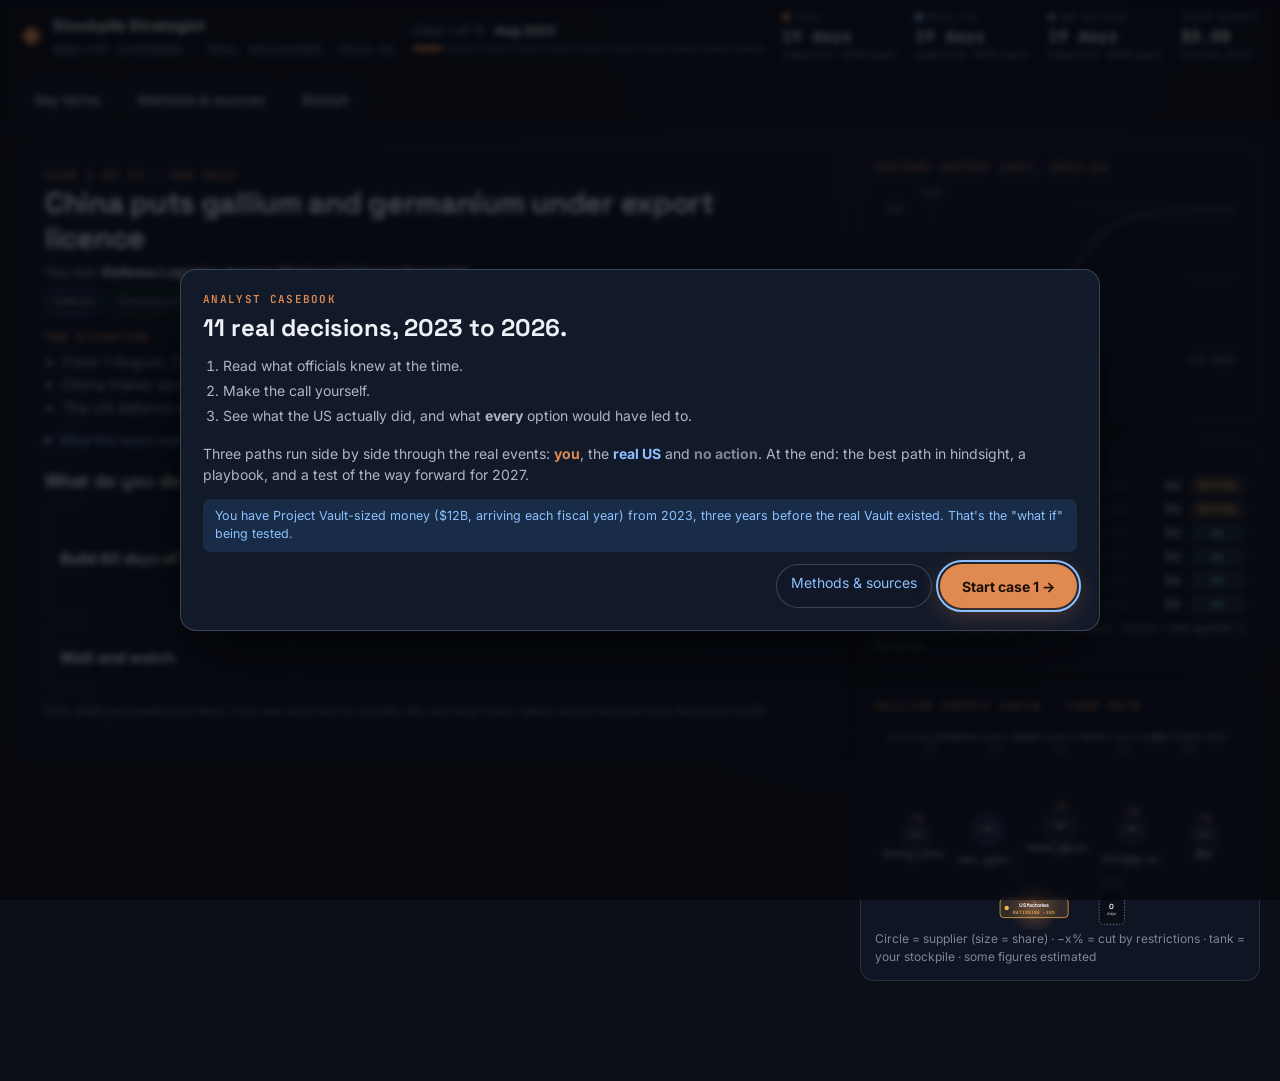
<file: site/classic/index.html>
<!doctype html>
<html lang="en">
<head>
  <meta charset="utf-8" />
  <meta name="viewport" content="width=device-width, initial-scale=1" />
  <link rel="icon" href="../favicon.svg" type="image/svg+xml" />
  <link rel="apple-touch-icon" href="../apple-touch-icon.png" />
  <title>Stockpile Strategist · Analyst casebook</title>
  <meta name="description" content="Eleven real US critical-mineral decisions, 2023–2026. Make each call, see what really happened, and what every option would have led to." />
  <link rel="preconnect" href="https://fonts.googleapis.com" />
  <link rel="preconnect" href="https://fonts.gstatic.com" crossorigin />
  <link href="https://fonts.googleapis.com/css2?family=Space+Grotesk:wght@500;600;700&family=Inter:wght@400;500;600;700&family=JetBrains+Mono:wght@400;600;700&display=swap" rel="stylesheet" />
  <link rel="stylesheet" href="styles.css" />
</head>
<body>
  <header class="topbar">
    <a class="brand" href="../v4/" title="Story mode"><span class="logo" aria-hidden="true">◆</span><span><b>Stockpile Strategist</b><span class="sub">Analyst casebook · real decisions, 2023–26</span></span></a>
    <div class="cb-progress" id="progress"></div>
    <div class="stats" id="score"></div>
    <div class="top-actions">
      <button class="ghost" id="btn-gloss">Key terms</button>
      <a class="ghost" href="../methods.html">Methods &amp; sources</a>
      <button class="ghost" id="btn-reset">Restart</button>
    </div>
  </header>

  <main class="cb-layout" id="game">
    <section class="panel cb-case" id="case" aria-live="polite"></section>
    <aside class="cb-side">
      <div class="panel" id="chart"></div>
      <div class="panel" id="stocks"></div>
      <div class="panel" id="chain"></div>
    </aside>
  </main>
  <main class="end hidden" id="end"></main>

  <div class="whyline hidden" id="whyline" aria-live="polite"></div>
  <div class="overlay hidden" id="overlay"><div class="modal" id="modal" role="dialog" aria-modal="true"></div></div>

  <script src="../data.js"></script>
  <script src="../data_cache.js"></script>
  <script src="../integrate.js"></script>
  <script src="../sim.js"></script>
  <script src="../montecarlo.js"></script>
  <script src="../v4/rst.js"></script>
  <script src="../v4/missions.js"></script>
  <script src="../v4/plain.js"></script>
  <script src="../v4/tour.js"></script>
  <script src="../v4/network.js"></script>
  <script src="cases.js"></script>
  <script src="paths.js"></script>
  <script src="app.js"></script>
</body>
</html>
</file>
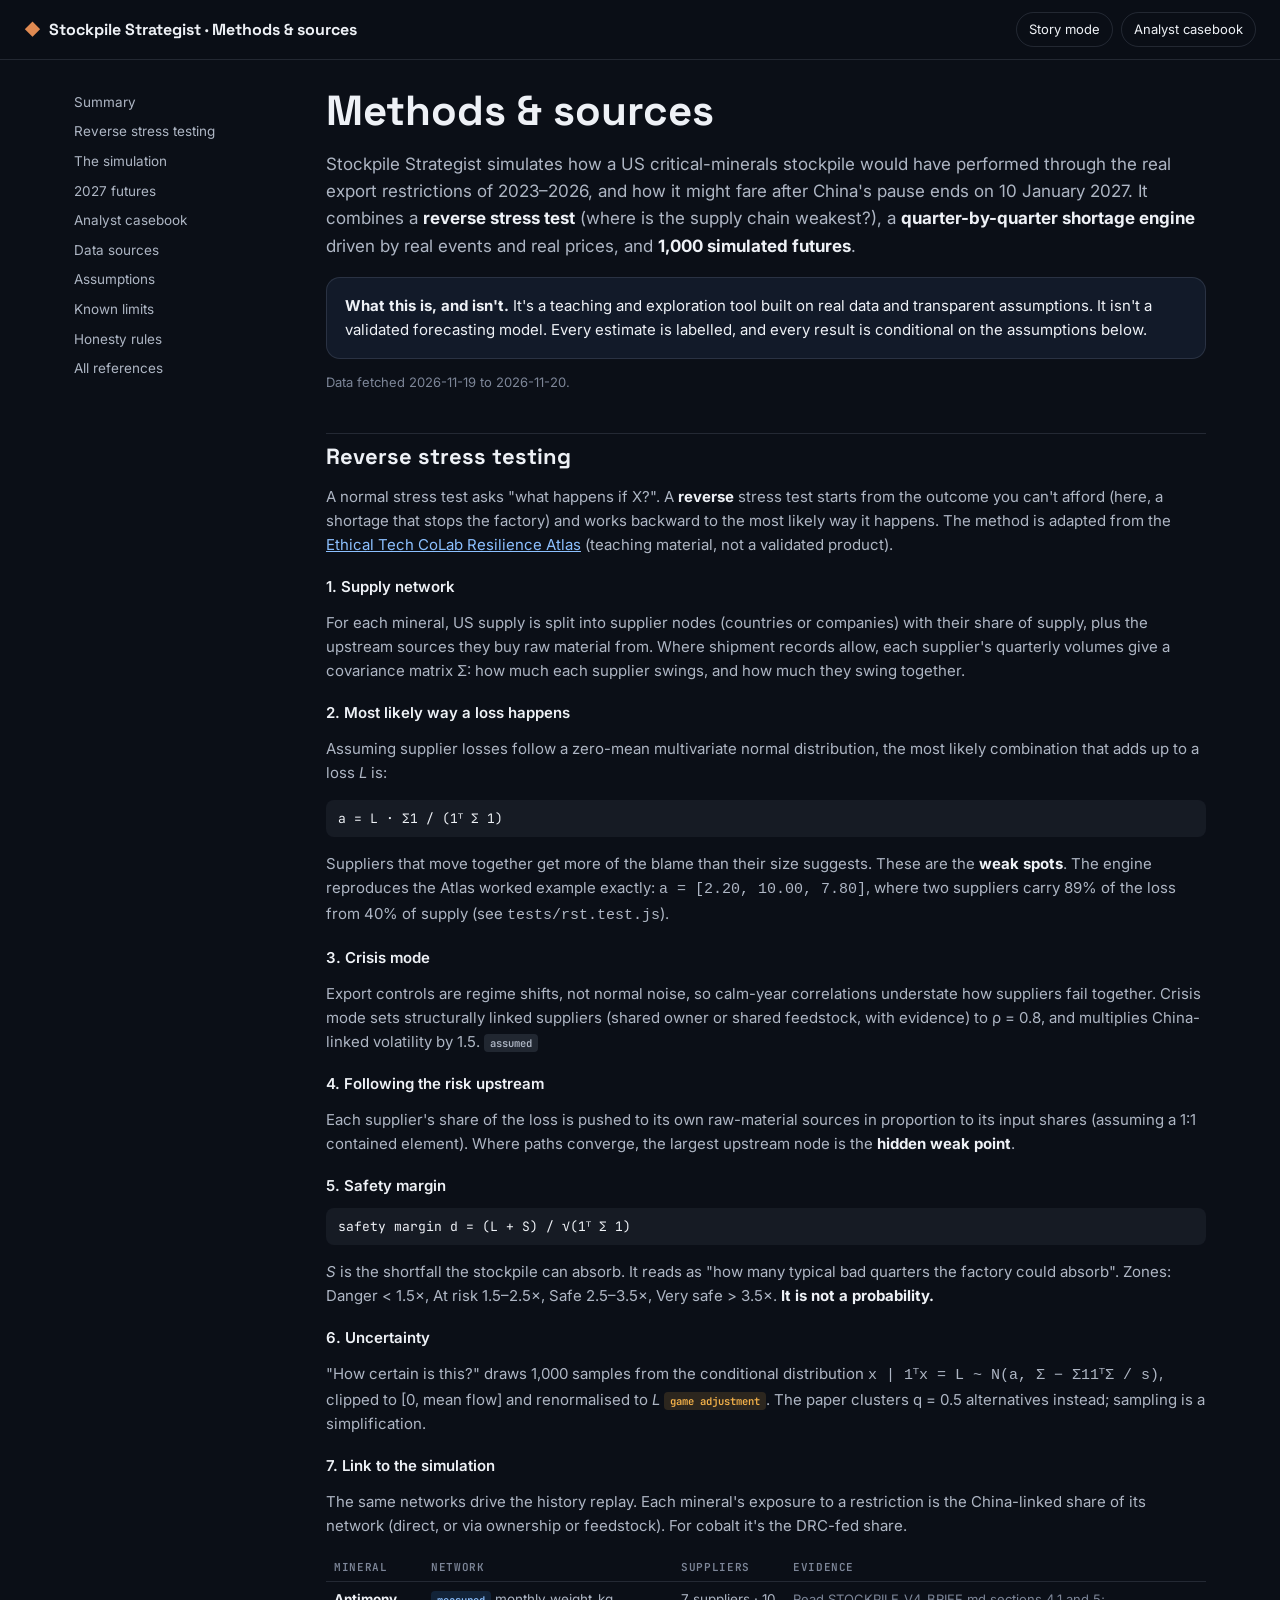
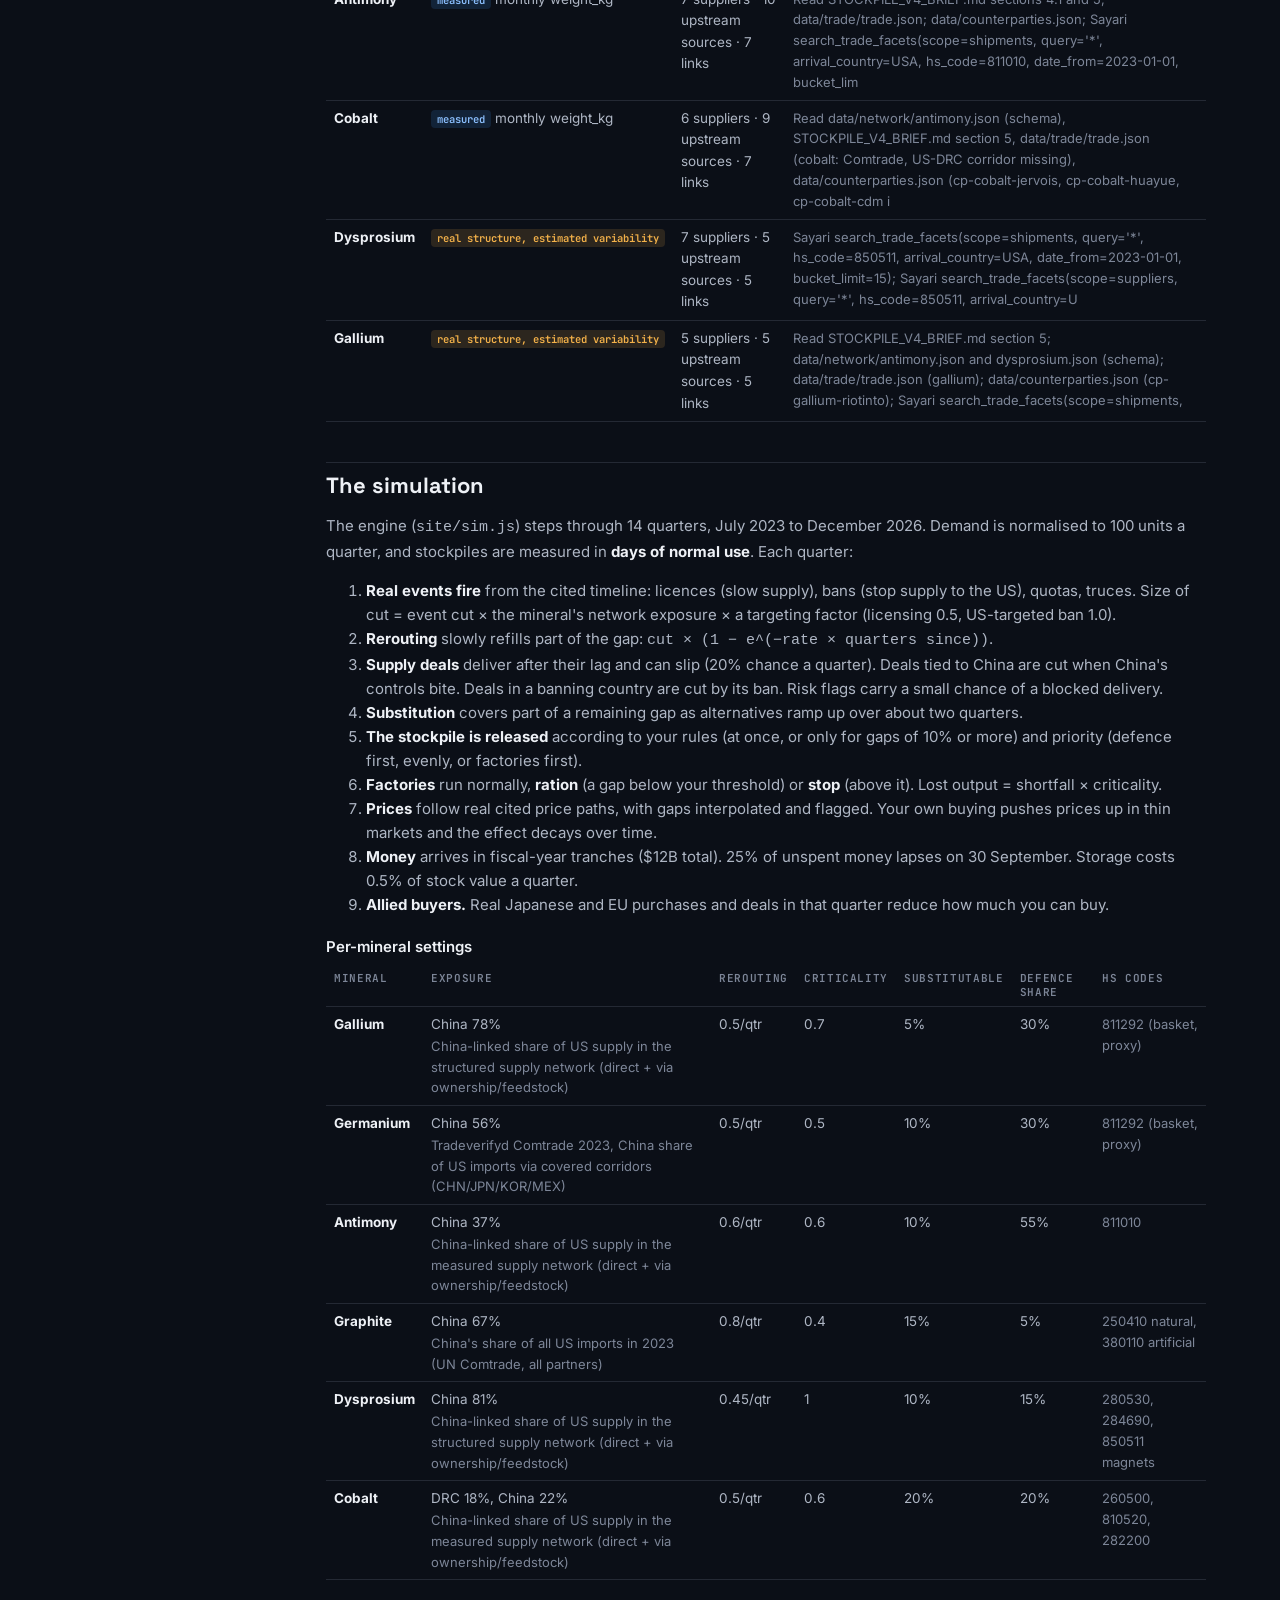
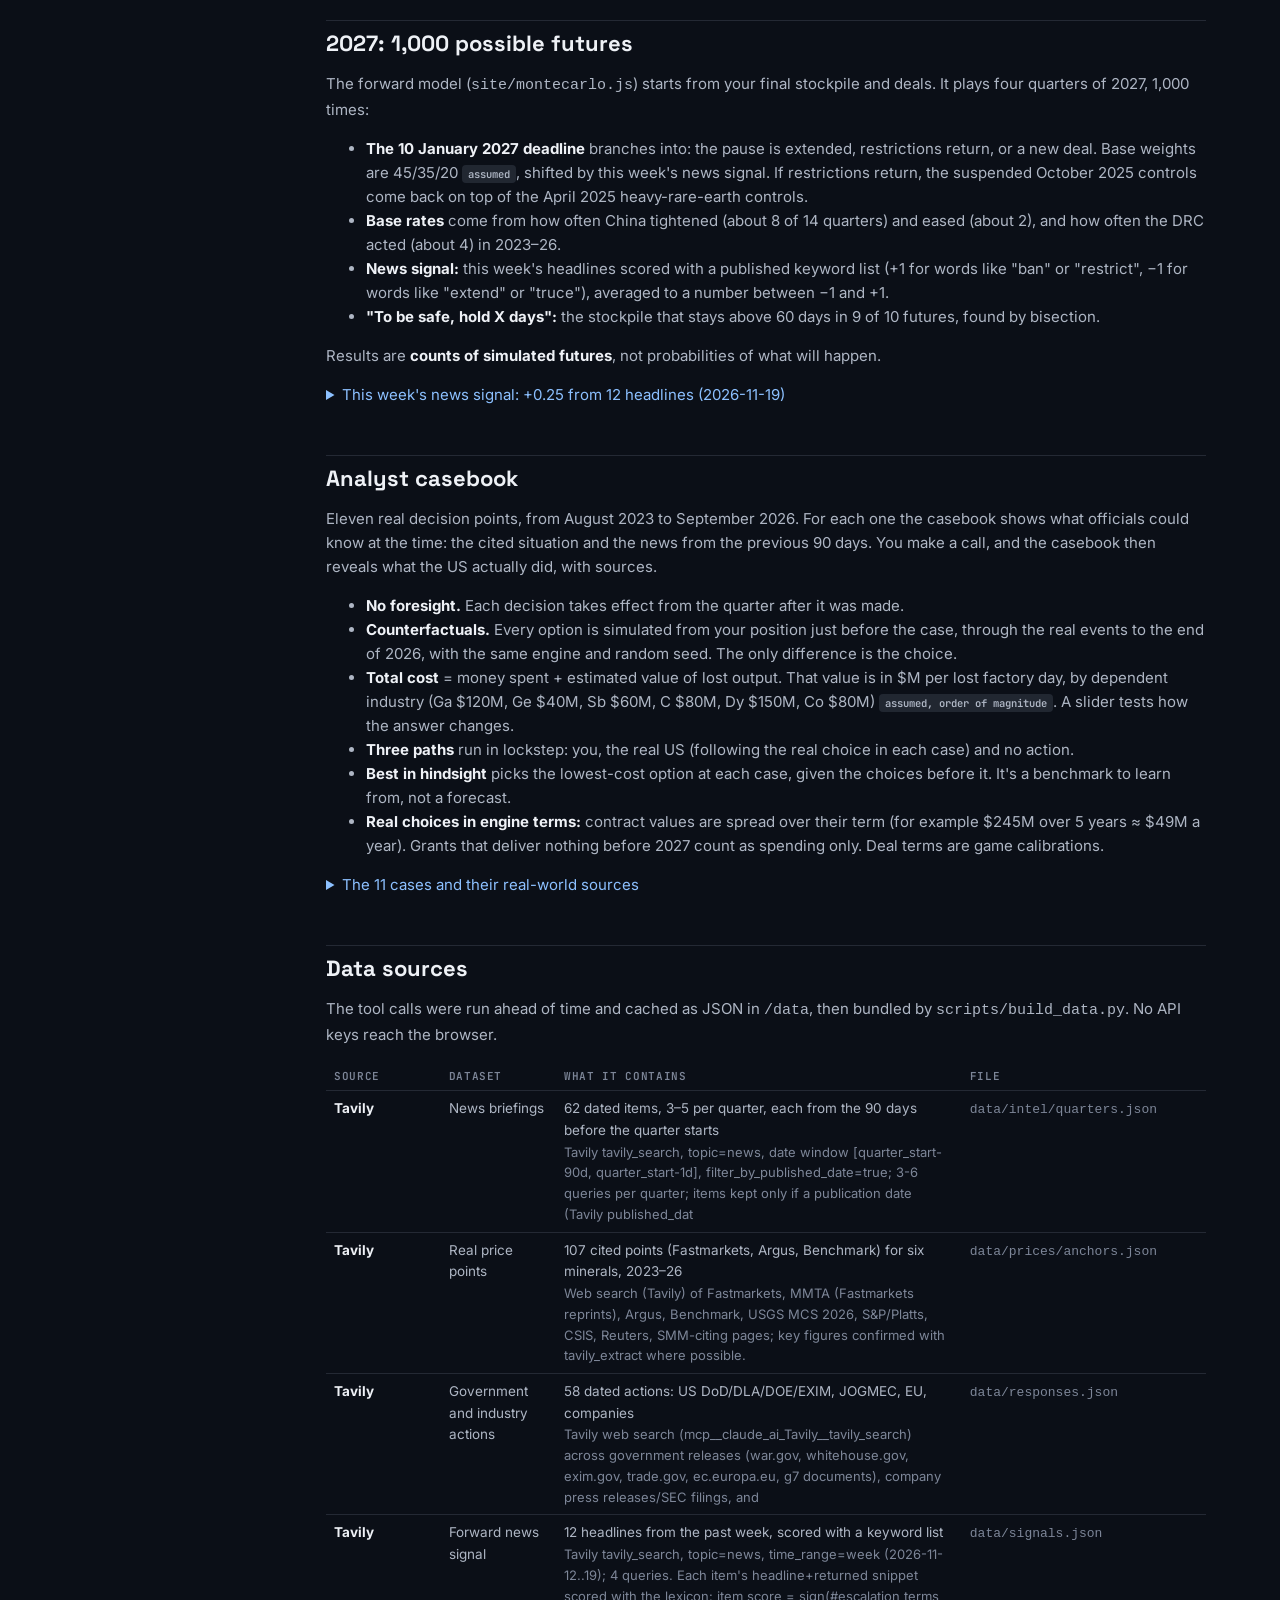
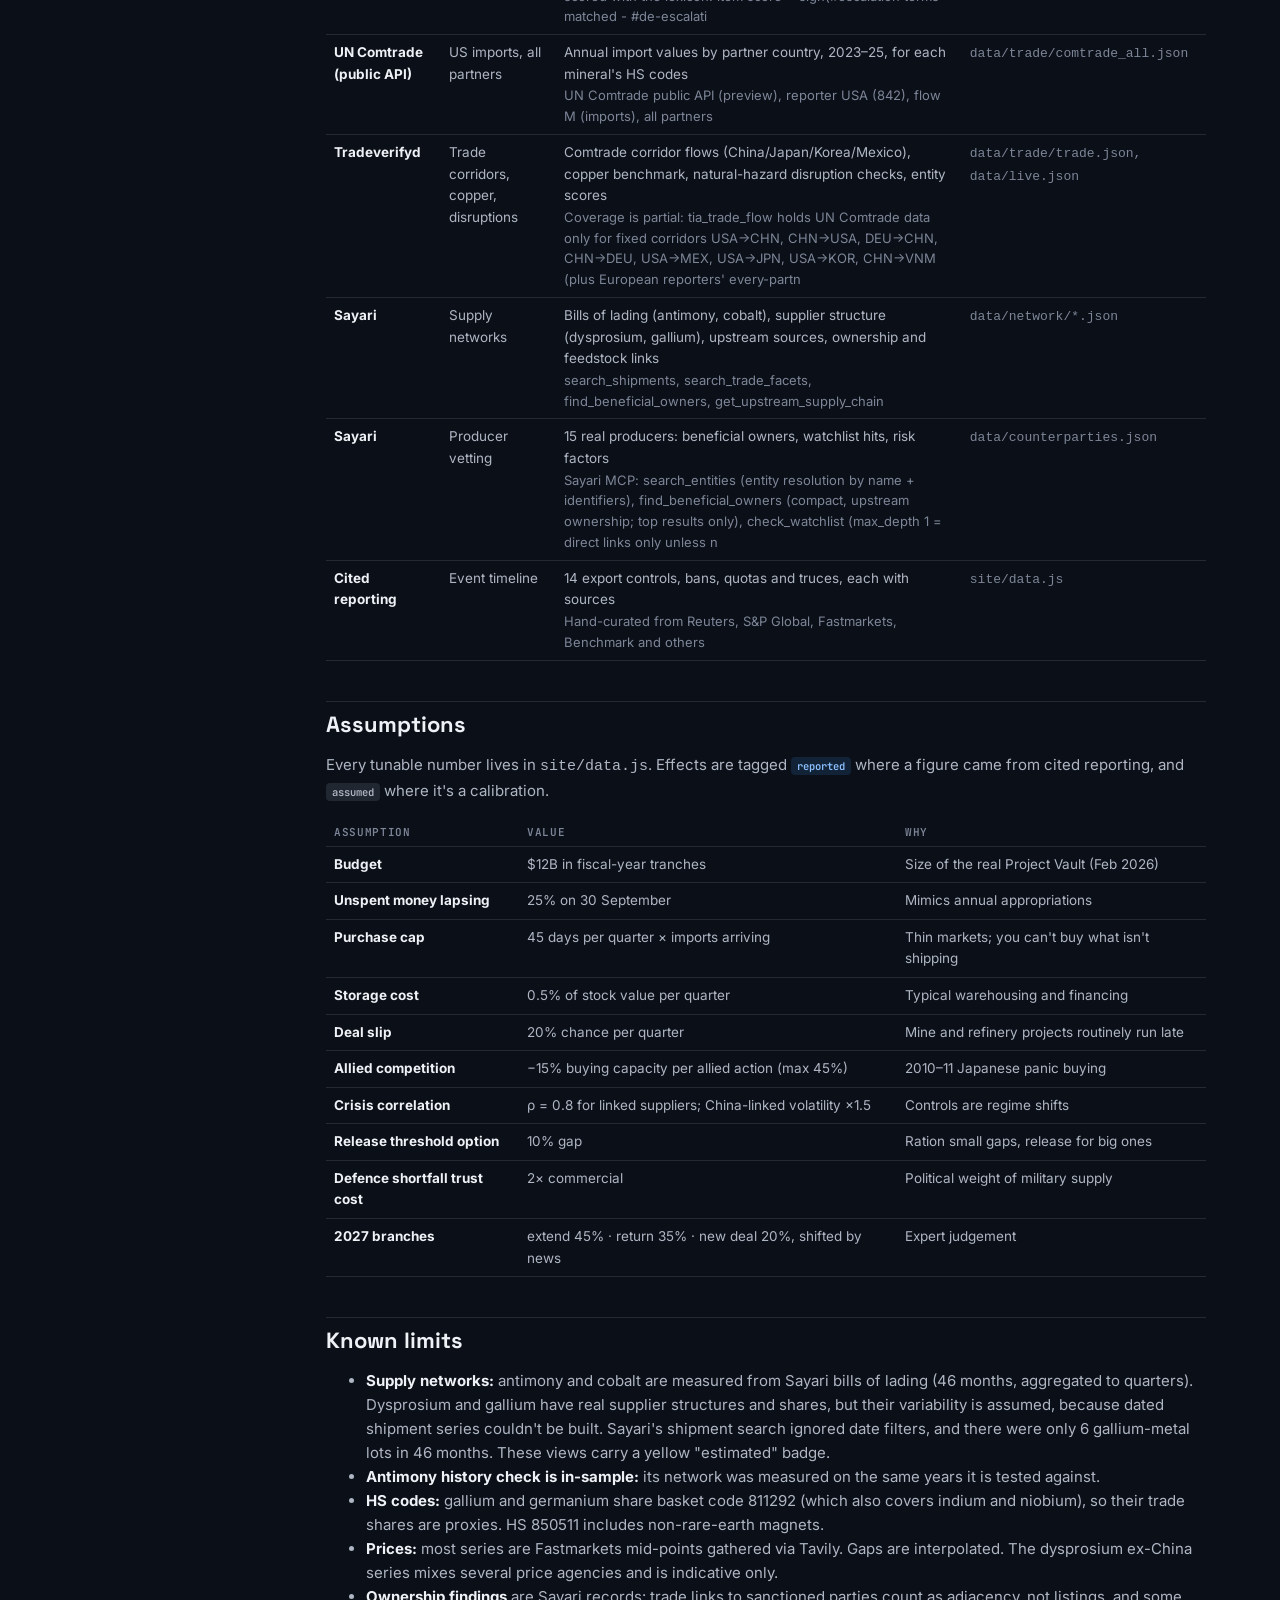
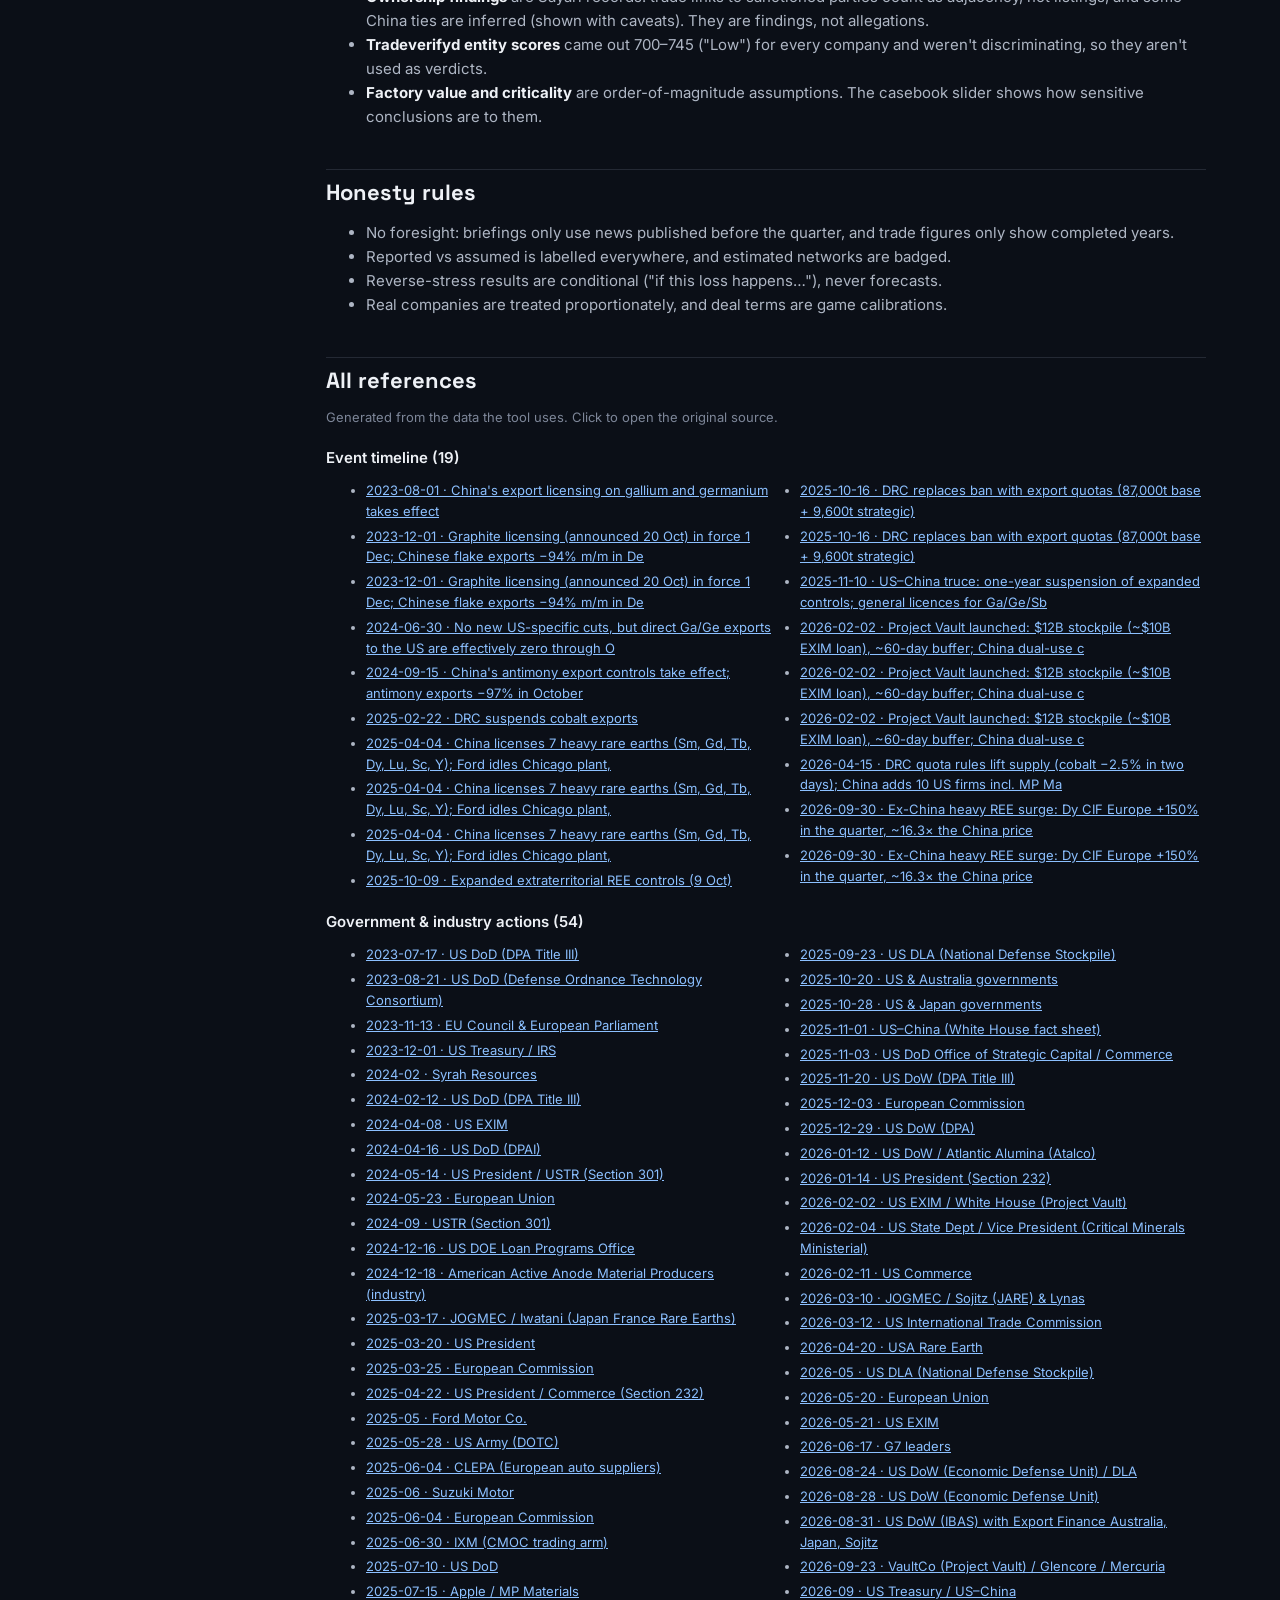
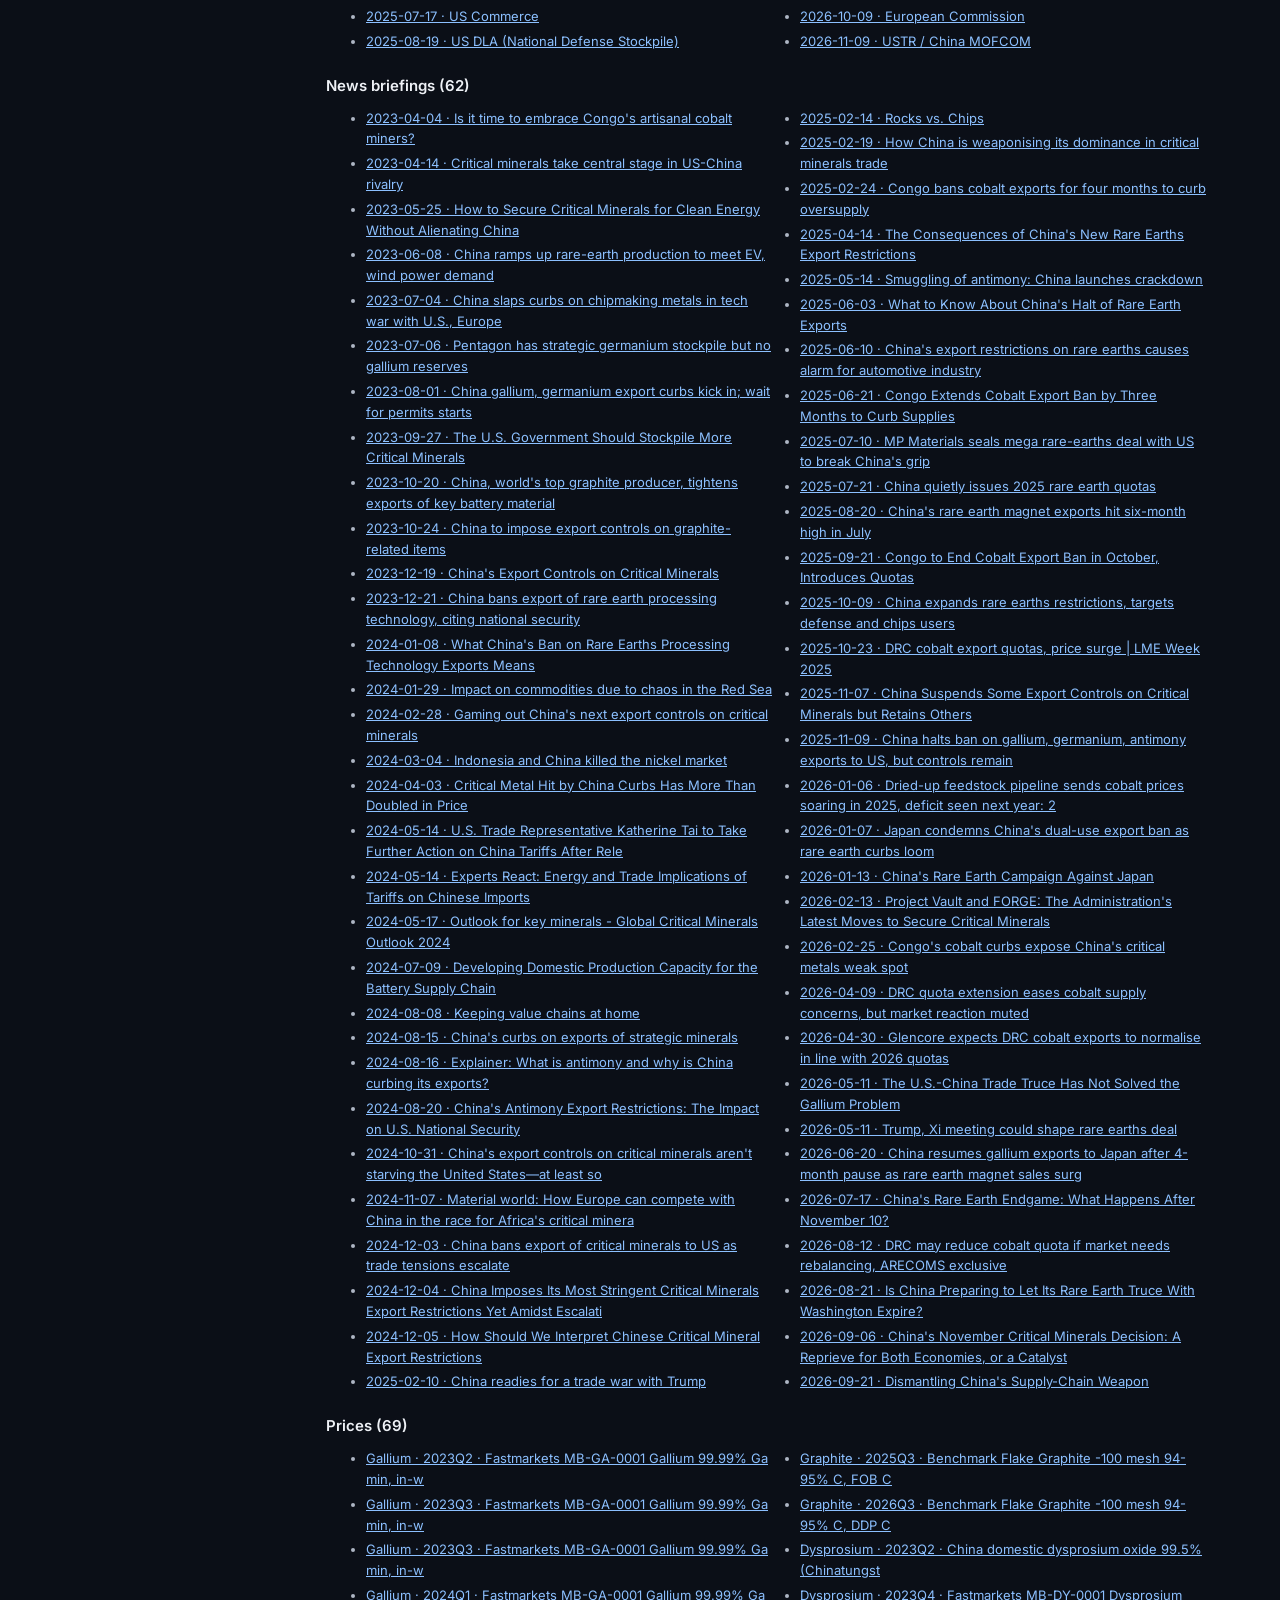
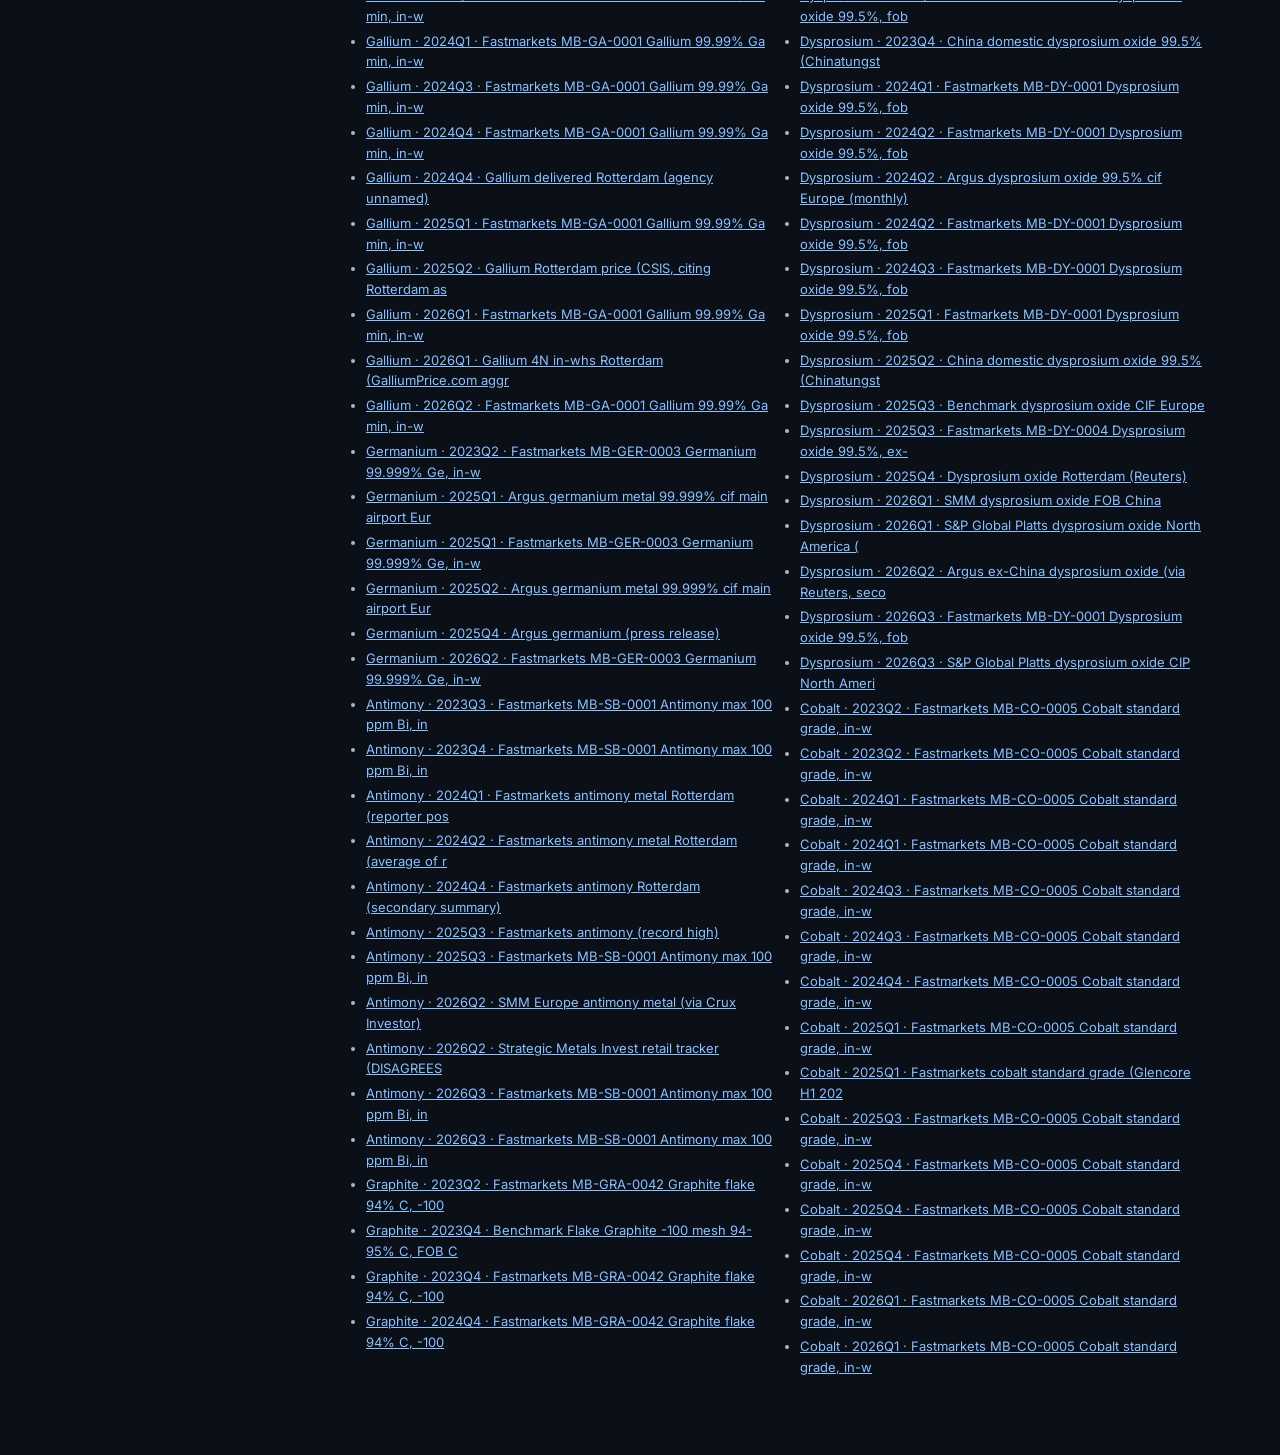
<file: site/methods.html>
<!doctype html>
<html lang="en">
<head>
  <meta charset="utf-8" />
  <meta name="viewport" content="width=device-width, initial-scale=1" />
  <link rel="icon" href="favicon.svg" type="image/svg+xml" />
  <link rel="apple-touch-icon" href="apple-touch-icon.png" />
  <title>Methods &amp; sources · Stockpile Strategist</title>
  <meta name="description" content="How Stockpile Strategist works: reverse stress testing, the simulation engine, every data source and its limits." />
  <link rel="preconnect" href="https://fonts.googleapis.com" />
  <link rel="preconnect" href="https://fonts.gstatic.com" crossorigin />
  <link href="https://fonts.googleapis.com/css2?family=Space+Grotesk:wght@600;700&family=Inter:wght@400;500;600;700&family=JetBrains+Mono:wght@400;600&display=swap" rel="stylesheet" />
  <style>
    :root { --bg: #0B0F17; --panel: #121a29; --line: rgba(148,163,184,.18); --ink: #EEF1F6; --ink-2: #AEB6C4; --ink-3: #7D8698; --ore: #E08A52; --info: #8cc0ff; --ok: #5fc08f; --warn: #f4b24a;
      --display: "Space Grotesk", Inter, sans-serif; --sans: Inter, system-ui, sans-serif; --mono: "JetBrains Mono", ui-monospace, monospace; }
    * { box-sizing: border-box; }
    body { margin: 0; background: var(--bg); color: var(--ink); font: 15px/1.6 var(--sans); }
    a { color: var(--info); }
    header { position: sticky; top: 0; z-index: 5; display: flex; gap: 16px; align-items: center; justify-content: space-between; padding: 12px 24px; background: rgba(11,15,23,.95); border-bottom: 1px solid var(--line); flex-wrap: wrap; }
    header .brand { color: var(--ink); text-decoration: none; font: 700 16px var(--display); } header .brand span { color: var(--ore); margin-right: 8px; }
    header nav { display: flex; gap: 8px; flex-wrap: wrap; } header nav a { color: var(--ink); text-decoration: none; border: 1px solid var(--line); border-radius: 999px; padding: 6px 12px; font-size: 13px; }
    .wrap { display: grid; grid-template-columns: 220px minmax(0, 1fr); gap: 32px; max-width: 1180px; margin: 0 auto; padding: 28px 24px 80px; }
    .toc { position: sticky; top: 76px; align-self: start; font-size: 13.5px; } .toc a { display: block; color: var(--ink-2); text-decoration: none; padding: 4px 0; } .toc a:hover { color: var(--ink); }
    @media (max-width: 860px) { .wrap { grid-template-columns: 1fr; } .toc { position: static; } }
    h1 { font: 700 clamp(28px, 3.6vw, 42px)/1.1 var(--display); margin: 0 0 10px; }
    h2 { font: 700 22px var(--display); margin: 40px 0 10px; padding-top: 8px; border-top: 1px solid var(--line); }
    h3 { font: 600 15px var(--sans); margin: 20px 0 6px; }
    p, li { color: var(--ink-2); } b, strong { color: var(--ink); }
    .lead { font-size: 17px; }
    .card { background: var(--panel); border: 1px solid var(--line); border-radius: 14px; padding: 16px 18px; margin: 12px 0; }
    pre { font: 13px var(--mono); background: rgba(148,163,184,.08); border-radius: 8px; padding: 10px 12px; overflow-x: auto; color: var(--ink); }
    table { width: 100%; border-collapse: collapse; font-size: 13.5px; margin: 8px 0; }
    th, td { text-align: left; padding: 7px 8px; border-bottom: 1px solid var(--line); vertical-align: top; }
    th { font: 600 11px var(--mono); letter-spacing: .06em; text-transform: uppercase; color: var(--ink-3); }
    td { color: var(--ink-2); }
    .pill { font: 600 10.5px var(--mono); padding: 2px 6px; border-radius: 4px; white-space: nowrap; }
    .pill.r { background: rgba(57,135,229,.16); color: var(--info); } .pill.a { background: rgba(148,163,184,.16); color: var(--ink-2); } .pill.e { background: rgba(244,178,74,.14); color: var(--warn); }
    .src { font-size: 13px; columns: 2; column-gap: 28px; } .src li { break-inside: avoid; margin-bottom: 4px; }
    @media (max-width: 700px) { .src { columns: 1; } }
    .faint { color: var(--ink-3); font-size: 13px; }
    details summary { cursor: pointer; color: var(--info); margin: 8px 0; }
  </style>
</head>
<body>
  <header>
    <a class="brand" href="v4/"><span>◆</span>Stockpile Strategist · Methods &amp; sources</a>
    <nav><a href="v4/">Story mode</a><a href="classic/">Analyst casebook</a></nav>
  </header>
  <div class="wrap">
    <aside class="toc" aria-label="Contents">
      <a href="#summary">Summary</a><a href="#rst">Reverse stress testing</a><a href="#engine">The simulation</a><a href="#futures">2027 futures</a><a href="#casebook">Analyst casebook</a>
      <a href="#data">Data sources</a><a href="#assumptions">Assumptions</a><a href="#limits">Known limits</a><a href="#honesty">Honesty rules</a><a href="#refs">All references</a>
    </aside>
    <main>
      <section id="summary">
        <h1>Methods &amp; sources</h1>
        <p class="lead">Stockpile Strategist simulates how a US critical-minerals stockpile would have performed through the real export restrictions of 2023–2026, and how it might fare after China's pause ends on 10 January 2027. It combines a <b>reverse stress test</b> (where is the supply chain weakest?), a <b>quarter-by-quarter shortage engine</b> driven by real events and real prices, and <b>1,000 simulated futures</b>.</p>
        <div class="card"><b>What this is, and isn't.</b> It's a teaching and exploration tool built on real data and transparent assumptions. It isn't a validated forecasting model. Every estimate is labelled, and every result is conditional on the assumptions below.</div>
        <p class="faint" id="stamp"></p>
      </section>

      <section id="rst">
        <h2>Reverse stress testing</h2>
        <p>A normal stress test asks "what happens if X?". A <b>reverse</b> stress test starts from the outcome you can't afford (here, a shortage that stops the factory) and works backward to the most likely way it happens. The method is adapted from the <a href="https://ethical-tech-colab.github.io/reverse-stress/" target="_blank" rel="noopener">Ethical Tech CoLab Resilience Atlas</a> (teaching material, not a validated product).</p>
        <h3>1. Supply network</h3>
        <p>For each mineral, US supply is split into supplier nodes (countries or companies) with their share of supply, plus the upstream sources they buy raw material from. Where shipment records allow, each supplier's quarterly volumes give a covariance matrix Σ: how much each supplier swings, and how much they swing together.</p>
        <h3>2. Most likely way a loss happens</h3>
        <p>Assuming supplier losses follow a zero-mean multivariate normal distribution, the most likely combination that adds up to a loss <i>L</i> is:</p>
        <pre>a = L · Σ1 / (1ᵀ Σ 1)</pre>
        <p>Suppliers that move together get more of the blame than their size suggests. These are the <b>weak spots</b>. The engine reproduces the Atlas worked example exactly: <code>a = [2.20, 10.00, 7.80]</code>, where two suppliers carry 89% of the loss from 40% of supply (see <code>tests/rst.test.js</code>).</p>
        <h3>3. Crisis mode</h3>
        <p>Export controls are regime shifts, not normal noise, so calm-year correlations understate how suppliers fail together. Crisis mode sets structurally linked suppliers (shared owner or shared feedstock, with evidence) to ρ = 0.8, and multiplies China-linked volatility by 1.5. <span class="pill a">assumed</span></p>
        <h3>4. Following the risk upstream</h3>
        <p>Each supplier's share of the loss is pushed to its own raw-material sources in proportion to its input shares (assuming a 1:1 contained element). Where paths converge, the largest upstream node is the <b>hidden weak point</b>.</p>
        <h3>5. Safety margin</h3>
        <pre>safety margin d = (L + S) / √(1ᵀ Σ 1)</pre>
        <p><i>S</i> is the shortfall the stockpile can absorb. It reads as "how many typical bad quarters the factory could absorb". Zones: Danger &lt; 1.5×, At risk 1.5–2.5×, Safe 2.5–3.5×, Very safe &gt; 3.5×. <b>It is not a probability.</b></p>
        <h3>6. Uncertainty</h3>
        <p>"How certain is this?" draws 1,000 samples from the conditional distribution <code>x | 1ᵀx = L ~ N(a, Σ − Σ11ᵀΣ / s)</code>, clipped to [0, mean flow] and renormalised to <i>L</i> <span class="pill e">game adjustment</span>. The paper clusters q = 0.5 alternatives instead; sampling is a simplification.</p>
        <h3>7. Link to the simulation</h3>
        <p>The same networks drive the history replay. Each mineral's exposure to a restriction is the China-linked share of its network (direct, or via ownership or feedstock). For cobalt it's the DRC-fed share.</p>
        <div id="networks"></div>
      </section>

      <section id="engine">
        <h2>The simulation</h2>
        <p>The engine (<code>site/sim.js</code>) steps through 14 quarters, July 2023 to December 2026. Demand is normalised to 100 units a quarter, and stockpiles are measured in <b>days of normal use</b>. Each quarter:</p>
        <ol>
          <li><b>Real events fire</b> from the cited timeline: licences (slow supply), bans (stop supply to the US), quotas, truces. Size of cut = event cut × the mineral's network exposure × a targeting factor (licensing 0.5, US-targeted ban 1.0).</li>
          <li><b>Rerouting</b> slowly refills part of the gap: <code>cut × (1 − e^(−rate × quarters since))</code>.</li>
          <li><b>Supply deals</b> deliver after their lag and can slip (20% chance a quarter). Deals tied to China are cut when China's controls bite. Deals in a banning country are cut by its ban. Risk flags carry a small chance of a blocked delivery.</li>
          <li><b>Substitution</b> covers part of a remaining gap as alternatives ramp up over about two quarters.</li>
          <li><b>The stockpile is released</b> according to your rules (at once, or only for gaps of 10% or more) and priority (defence first, evenly, or factories first).</li>
          <li><b>Factories</b> run normally, <b>ration</b> (a gap below your threshold) or <b>stop</b> (above it). Lost output = shortfall × criticality.</li>
          <li><b>Prices</b> follow real cited price paths, with gaps interpolated and flagged. Your own buying pushes prices up in thin markets and the effect decays over time.</li>
          <li><b>Money</b> arrives in fiscal-year tranches ($12B total). 25% of unspent money lapses on 30 September. Storage costs 0.5% of stock value a quarter.</li>
          <li><b>Allied buyers.</b> Real Japanese and EU purchases and deals in that quarter reduce how much you can buy.</li>
        </ol>
        <div id="minerals"></div>
      </section>

      <section id="futures">
        <h2>2027: 1,000 possible futures</h2>
        <p>The forward model (<code>site/montecarlo.js</code>) starts from your final stockpile and deals. It plays four quarters of 2027, 1,000 times:</p>
        <ul>
          <li><b>The 10 January 2027 deadline</b> branches into: the pause is extended, restrictions return, or a new deal. Base weights are 45/35/20 <span class="pill a">assumed</span>, shifted by this week's news signal. If restrictions return, the suspended October 2025 controls come back on top of the April 2025 heavy-rare-earth controls.</li>
          <li><b>Base rates</b> come from how often China tightened (about 8 of 14 quarters) and eased (about 2), and how often the DRC acted (about 4) in 2023–26.</li>
          <li><b>News signal:</b> this week's headlines scored with a published keyword list (+1 for words like "ban" or "restrict", −1 for words like "extend" or "truce"), averaged to a number between −1 and +1.</li>
          <li><b>"To be safe, hold X days":</b> the stockpile that stays above 60 days in 9 of 10 futures, found by bisection.</li>
        </ul>
        <p>Results are <b>counts of simulated futures</b>, not probabilities of what will happen.</p>
        <div id="signal"></div>
      </section>

      <section id="casebook">
        <h2>Analyst casebook</h2>
        <p>Eleven real decision points, from August 2023 to September 2026. For each one the casebook shows what officials could know at the time: the cited situation and the news from the previous 90 days. You make a call, and the casebook then reveals what the US actually did, with sources.</p>
        <ul>
          <li><b>No foresight.</b> Each decision takes effect from the quarter after it was made.</li>
          <li><b>Counterfactuals.</b> Every option is simulated from your position just before the case, through the real events to the end of 2026, with the same engine and random seed. The only difference is the choice.</li>
          <li><b>Total cost</b> = money spent + estimated value of lost output. That value is in $M per lost factory day, by dependent industry (<span id="values"></span>) <span class="pill a">assumed, order of magnitude</span>. A slider tests how the answer changes.</li>
          <li><b>Three paths</b> run in lockstep: you, the real US (following the real choice in each case) and no action.</li>
          <li><b>Best in hindsight</b> picks the lowest-cost option at each case, given the choices before it. It's a benchmark to learn from, not a forecast.</li>
          <li><b>Real choices in engine terms:</b> contract values are spread over their term (for example $245M over 5 years ≈ $49M a year). Grants that deliver nothing before 2027 count as spending only. Deal terms are game calibrations.</li>
        </ul>
        <div id="cases"></div>
      </section>

      <section id="data">
        <h2>Data sources</h2>
        <p>The tool calls were run ahead of time and cached as JSON in <code>/data</code>, then bundled by <code>scripts/build_data.py</code>. No API keys reach the browser.</p>
        <div id="datasets"></div>
      </section>

      <section id="assumptions">
        <h2>Assumptions</h2>
        <p>Every tunable number lives in <code>site/data.js</code>. Effects are tagged <span class="pill r">reported</span> where a figure came from cited reporting, and <span class="pill a">assumed</span> where it's a calibration.</p>
        <table><thead><tr><th>Assumption</th><th>Value</th><th>Why</th></tr></thead><tbody id="assume"></tbody></table>
      </section>

      <section id="limits">
        <h2>Known limits</h2>
        <ul>
          <li><b>Supply networks:</b> antimony and cobalt are measured from Sayari bills of lading (46 months, aggregated to quarters). Dysprosium and gallium have real supplier structures and shares, but their variability is assumed, because dated shipment series couldn't be built. Sayari's shipment search ignored date filters, and there were only 6 gallium-metal lots in 46 months. These views carry a yellow "estimated" badge.</li>
          <li><b>Antimony history check is in-sample:</b> its network was measured on the same years it is tested against.</li>
          <li><b>HS codes:</b> gallium and germanium share basket code 811292 (which also covers indium and niobium), so their trade shares are proxies. HS 850511 includes non-rare-earth magnets.</li>
          <li><b>Prices:</b> most series are Fastmarkets mid-points gathered via Tavily. Gaps are interpolated. The dysprosium ex-China series mixes several price agencies and is indicative only.</li>
          <li><b>Ownership findings</b> are Sayari records: trade links to sanctioned parties count as adjacency, not listings, and some China ties are inferred (shown with caveats). They are findings, not allegations.</li>
          <li><b>Tradeverifyd entity scores</b> came out 700–745 ("Low") for every company and weren't discriminating, so they aren't used as verdicts.</li>
          <li><b>Factory value and criticality</b> are order-of-magnitude assumptions. The casebook slider shows how sensitive conclusions are to them.</li>
        </ul>
      </section>

      <section id="honesty">
        <h2>Honesty rules</h2>
        <ul>
          <li>No foresight: briefings only use news published before the quarter, and trade figures only show completed years.</li>
          <li>Reported vs assumed is labelled everywhere, and estimated networks are badged.</li>
          <li>Reverse-stress results are conditional ("if this loss happens…"), never forecasts.</li>
          <li>Real companies are treated proportionately, and deal terms are game calibrations.</li>
        </ul>
      </section>

      <section id="refs">
        <h2>All references</h2>
        <p class="faint">Generated from the data the tool uses. Click to open the original source.</p>
        <div id="allrefs"></div>
      </section>
    </main>
  </div>

  <script src="data.js"></script>
  <script src="data_cache.js"></script>
  <script src="integrate.js"></script>
  <script src="sim.js"></script>
  <script src="classic/cases.js"></script>
  <script src="classic/paths.js"></script>
  <script>
  (function () {
    const D = window.GAME_DATA, EXT = D.EXT || {}, C = window.CACHE || {}, M = D.MINERALS;
    const esc = (s) => String(s == null ? "" : s).replace(/[&<>"']/g, (c) => ({ "&": "&amp;", "<": "&lt;", ">": "&gt;", '"': "&quot;", "'": "&#39;" }[c]));
    const dom = (u) => { try { return new URL(u).hostname.replace(/^www\./, ""); } catch { return u; } };
    const link = (u, t) => `<a href="${esc(u)}" target="_blank" rel="noopener">${esc(t || dom(u))}</a>`;
    const $ = (id) => document.getElementById(id);
    const dates = [C.intel && C.intel.fetched, C.trade && C.trade.fetched, C.comtradeAll && C.comtradeAll.fetched, C.prices && C.prices.fetched, C.responses && C.responses.fetched, C.signals && C.signals.fetched].filter(Boolean).sort();
    $("stamp").textContent = dates.length ? `Data fetched ${dates[0]}${dates[dates.length - 1] !== dates[0] ? ` to ${dates[dates.length - 1]}` : ""}.` : "";

    // Networks
    const nets = C.network || {};
    $("networks").innerHTML = `<table><thead><tr><th>Mineral</th><th>Network</th><th>Suppliers</th><th>Evidence</th></tr></thead><tbody>${Object.entries(nets).map(([k, n]) => `<tr><td><b>${esc(M[k] ? M[k].name : k)}</b></td><td>${n.synthetic ? `<span class="pill e">real structure, estimated variability</span>` : `<span class="pill r">measured</span> ${esc(n.granularity || "")} ${esc(n.measure || "")}`}</td><td>${(n.tier1 || []).length} suppliers · ${(n.tier2 || []).length} upstream sources · ${(n.links || []).length} links</td><td class="faint">${esc(String((Array.isArray(n.method) ? n.method.slice(0, 2).join("; ") : n.method) || "").slice(0, 220))}</td></tr>`).join("")}</tbody></table>`;

    // Minerals table
    $("minerals").innerHTML = `<h3>Per-mineral settings</h3><table><thead><tr><th>Mineral</th><th>Exposure</th><th>Rerouting</th><th>Criticality</th><th>Substitutable</th><th>Defence share</th><th>HS codes</th></tr></thead><tbody>${Object.entries(M).map(([k, m]) => `<tr><td><b>${esc(m.name)}</b></td><td>${Object.entries(m.exposure).map(([a, v]) => `${a === "drc" ? "DRC" : "China"} ${Math.round(v * 100)}%`).join(", ")}<div class="faint">${esc(m.exposureSource || "assumed")}</div></td><td>${m.rerouteRate}/qtr</td><td>${m.criticality}</td><td>${Math.round((m.subCap || 0) * 100)}%</td><td>${Math.round((m.defenceShare || 0) * 100)}%</td><td class="faint">${esc((m.hs || []).join(", "))}</td></tr>`).join("")}</tbody></table>`;

    // Signal
    const sg = C.signals;
    if (sg) $("signal").innerHTML = `<details><summary>This week's news signal: ${sg.signal >= 0 ? "+" : ""}${Number(sg.signal).toFixed(2)} from ${(sg.items || []).length} headlines (${esc(sg.fetched)})</summary><ul>${(sg.items || []).map((i) => `<li>${link(i.url, i.title)} <span class="faint">${esc(i.source || "")} · ${esc(i.date || "")} · score ${i.score > 0 ? "+1" : i.score < 0 ? "−1" : "0"}</span></li>`).join("")}</ul></details>`;

    // Casebook
    $("values").textContent = Object.entries(Paths.VALUE).map(([k, v]) => `${M[k].symbol} $${v}M`).join(", ");
    $("cases").innerHTML = `<details><summary>The 11 cases and their real-world sources</summary><table><thead><tr><th>Decision</th><th>What the US actually did</th><th>Sources</th></tr></thead><tbody>${CASEBOOK.CASES.map((c) => `<tr><td><b>${esc(c.when)}</b><br>${esc(c.title)}</td><td>${esc(c.realText)}</td><td>${(EXT.responses || []).filter((r) => c.refs.includes(r.date)).map((r) => link(r.source, `${r.actor}, ${r.date}`)).join("<br>")}</td></tr>`).join("")}</tbody></table></details>`;

    // Datasets
    const nIntel = C.intel ? Object.values(C.intel.quarters || {}).reduce((a, q) => a + (q.items || []).length, 0) : 0;
    const nPrice = C.prices ? Object.values(C.prices.minerals || {}).reduce((a, m) => a + (m.points || []).length, 0) : 0;
    const rows = [
      ["Tavily", "News briefings", `${nIntel} dated items, 3–5 per quarter, each from the 90 days before the quarter starts`, C.intel && C.intel.method, "data/intel/quarters.json"],
      ["Tavily", "Real price points", `${nPrice} cited points (Fastmarkets, Argus, Benchmark) for six minerals, 2023–26`, C.prices && C.prices.method, "data/prices/anchors.json"],
      ["Tavily", "Government and industry actions", `${(C.responses && C.responses.items || []).length} dated actions: US DoD/DLA/DOE/EXIM, JOGMEC, EU, companies`, C.responses && C.responses.method, "data/responses.json"],
      ["Tavily", "Forward news signal", `${sg ? (sg.items || []).length : 0} headlines from the past week, scored with a keyword list`, sg && sg.method, "data/signals.json"],
      ["UN Comtrade (public API)", "US imports, all partners", "Annual import values by partner country, 2023–25, for each mineral's HS codes", C.comtradeAll && C.comtradeAll.source, "data/trade/comtrade_all.json"],
      ["Tradeverifyd", "Trade corridors, copper, disruptions", "Comtrade corridor flows (China/Japan/Korea/Mexico), copper benchmark, natural-hazard disruption checks, entity scores", C.trade && C.trade.coverageNote, "data/trade/trade.json, data/live.json"],
      ["Sayari", "Supply networks", "Bills of lading (antimony, cobalt), supplier structure (dysprosium, gallium), upstream sources, ownership and feedstock links", "search_shipments, search_trade_facets, find_beneficial_owners, get_upstream_supply_chain", "data/network/*.json"],
      ["Sayari", "Producer vetting", `${(C.counterparties && C.counterparties.counterparties || []).length} real producers: beneficial owners, watchlist hits, risk factors`, C.counterparties && C.counterparties.method, "data/counterparties.json"],
      ["Cited reporting", "Event timeline", `${D.EVENTS.length} export controls, bans, quotas and truces, each with sources`, "Hand-curated from Reuters, S&P Global, Fastmarkets, Benchmark and others", "site/data.js"],
    ];
    $("datasets").innerHTML = `<table><thead><tr><th>Source</th><th>Dataset</th><th>What it contains</th><th>File</th></tr></thead><tbody>${rows.map((r) => `<tr><td><b>${esc(r[0])}</b></td><td>${esc(r[1])}</td><td>${esc(r[2])}${r[3] ? `<div class="faint">${esc(String(r[3]).slice(0, 200))}</div>` : ""}</td><td class="faint"><code>${esc(r[4])}</code></td></tr>`).join("")}</tbody></table>`;

    // Assumptions
    const CF = D.CONFIG, A = [
      ["Budget", "$12B in fiscal-year tranches", "Size of the real Project Vault (Feb 2026)"],
      ["Unspent money lapsing", `${Math.round((CF.lapseRate || 0) * 100)}% on 30 September`, "Mimics annual appropriations"],
      ["Purchase cap", `${CF.maxBuyPerQ} days per quarter × imports arriving`, "Thin markets; you can't buy what isn't shipping"],
      ["Storage cost", `${CF.storageRate * 100}% of stock value per quarter`, "Typical warehousing and financing"],
      ["Deal slip", `${Math.round(CF.slipP * 100)}% chance per quarter`, "Mine and refinery projects routinely run late"],
      ["Allied competition", `−${Math.round((CF.alliedCut || 0) * 100)}% buying capacity per allied action (max 45%)`, "2010–11 Japanese panic buying"],
      ["Crisis correlation", "ρ = 0.8 for linked suppliers; China-linked volatility ×1.5", "Controls are regime shifts"],
      ["Release threshold option", "10% gap", "Ration small gaps, release for big ones"],
      ["Defence shortfall trust cost", "2× commercial", "Political weight of military supply"],
      ["2027 branches", "extend 45% · return 35% · new deal 20%, shifted by news", "Expert judgement"],
    ];
    $("assume").innerHTML = A.map((r) => `<tr><td><b>${esc(r[0])}</b></td><td>${esc(r[1])}</td><td>${esc(r[2])}</td></tr>`).join("");

    // All references
    const seen = new Set(), groups = { "Event timeline": [], "Government & industry actions": [], "News briefings": [], "Prices": [] };
    const add = (g, u, t) => { if (!u || seen.has(u)) return; seen.add(u); groups[g].push(`<li>${link(u, t)}</li>`); };
    for (const e of D.EVENTS) for (const s of e.sources) add("Event timeline", s, `${e.date} · ${e.headline.slice(0, 90)}`);
    for (const r of (C.responses && C.responses.items) || []) add("Government & industry actions", r.source, `${r.date} · ${r.actor}`);
    for (const [q, b] of Object.entries((C.intel && C.intel.quarters) || {})) for (const i of b.items || []) add("News briefings", i.url, `${i.date} · ${i.title.slice(0, 90)}`);
    for (const [k, m] of Object.entries((C.prices && C.prices.minerals) || {})) for (const p of m.points || []) add("Prices", p.source, `${M[k] ? M[k].name : k} · ${p.quarter} · ${p.series ? String(p.series).slice(0, 50) : ""}`);
    $("allrefs").innerHTML = Object.entries(groups).map(([g, l]) => `<h3>${esc(g)} (${l.length})</h3><ul class="src">${l.join("")}</ul>`).join("");
  })();
  </script>
</body>
</html>
</file>
<file: site/classic/styles.css>
/* Stockpile Strategist — Analyst mode. Same visual language as story mode (v4). */
:root {
  --bg: #0B0F17; --panel: rgba(17,24,39,.78); --panel-solid: #121a29; --surface: #121a29; --surface-2: #172033;
  --line: rgba(148,163,184,.18); --line-2: rgba(148,163,184,.32);
  --ink: #EEF1F6; --ink-2: #AEB6C4; --ink-3: #7D8698;
  --ore: #E08A52; --ore-soft: rgba(224,138,82,.16); --accent: #E08A52;
  --danger: #FF5A4E; --danger-soft: rgba(255,90,78,.16); --bad: #FF5A4E;
  --ok: #5fc08f; --ok-soft: rgba(95,192,143,.14); --good: #5fc08f;
  --warn: #f4b24a; --warn-soft: rgba(244,178,74,.14); --info: #8cc0ff; --info-soft: rgba(57,135,229,.16);
  --map-sea: #0f1626; --map-land: #243047; --map-border: #0B0F17;
  --display: "Space Grotesk", Inter, system-ui, sans-serif; --sans: Inter, system-ui, sans-serif; --mono: "JetBrains Mono", ui-monospace, Menlo, monospace;
  --r: 14px;
}
* { box-sizing: border-box; }
html, body { margin: 0; background: var(--bg); color: var(--ink); font: 14px/1.5 var(--sans); }
body { background: radial-gradient(ellipse at 70% -10%, rgba(57,135,229,.12), transparent 55%), var(--bg); min-height: 100vh; }
a { color: var(--info); }
button { font: inherit; color: inherit; cursor: pointer; }
:focus-visible { outline: 2px solid var(--info); outline-offset: 2px; border-radius: 6px; }
.hidden { display: none !important; }
.num { font-family: var(--mono); font-variant-numeric: tabular-nums; }
.faint { color: var(--ink-3); font-size: 12px; }
.muted { color: var(--ink-2); }
h2 { font: 600 11px var(--mono); letter-spacing: .12em; text-transform: uppercase; color: var(--ore); margin: 0 0 10px; }
h3 { margin: 0; font: 700 16px var(--display); }
.ghost { background: var(--panel); border: 1px solid var(--line-2); border-radius: 999px; padding: 7px 14px; min-height: 36px; }
.ghost:hover { border-color: var(--ink-3); }
.ghost b { color: var(--ore); }
.primary { background: var(--ore); color: #1a0f07; border: 0; border-radius: 999px; padding: 11px 22px; font-weight: 700; min-height: 44px; box-shadow: 0 6px 24px rgba(224,138,82,.3); }
.primary:disabled { opacity: .35; cursor: not-allowed; box-shadow: none; }
.panel { background: var(--panel); border: 1px solid var(--line); border-radius: var(--r); padding: 14px; backdrop-filter: blur(4px); }

/* Top bar + coach + quarter strip */
.topbar { position: sticky; top: 0; z-index: 20; display: flex; gap: 18px; align-items: center; justify-content: space-between; padding: 10px 20px; background: rgba(11,15,23,.92); border-bottom: 1px solid var(--line); flex-wrap: wrap; backdrop-filter: blur(6px); }
.brand { display: flex; gap: 10px; align-items: center; color: var(--ink); text-decoration: none; }
.brand .logo { color: var(--ore); font-size: 22px; } .brand b { font-family: var(--display); font-size: 16px; display: block; } .brand .sub { font-size: 11.5px; color: var(--ink-3); }
.stats { display: flex; gap: 20px; flex-wrap: wrap; }
.stat .k { font-size: 10.5px; letter-spacing: .08em; text-transform: uppercase; color: var(--ink-3); }
.stat .v { font: 700 16px var(--mono); }
.stat .s { font-size: 10.5px; color: var(--ink-3); }
.pcbar { width: 80px; height: 5px; background: var(--line); border-radius: 3px; overflow: hidden; margin-top: 3px; } .pcbar i { display: block; height: 100%; }
.top-actions { display: flex; gap: 8px; }
.coach { position: sticky; top: 61px; z-index: 18; display: flex; gap: 16px; align-items: center; padding: 8px 20px; background: rgba(13,19,31,.94); border-bottom: 1px solid var(--line); flex-wrap: wrap; }
.coach .k { font: 600 10.5px var(--mono); letter-spacing: .1em; text-transform: uppercase; color: var(--ink-3); }
.coach .hint { font-size: 14px; } .coach .hint b { color: var(--ore); }
.coach ol { display: flex; gap: 6px; list-style: none; margin: 0; padding: 0; flex-wrap: wrap; margin-left: auto; }
.coach li { font-size: 11.5px; padding: 4px 10px; border-radius: 999px; border: 1px solid var(--line); color: var(--ink-3); }
.coach li.done { color: var(--ok); border-color: rgba(95,192,143,.4); } .coach li.cur { color: var(--ink); border-color: var(--ore); background: var(--ore-soft); }
.strip-label { padding: 8px 20px 0; font-size: 12.5px; color: var(--ink-2); }
.gloss dt { font-weight: 700; color: var(--ink); margin-top: 10px; } .gloss dd { margin: 3px 0 0; color: var(--ink-2); font-size: 13px; }
.explain-cards { display: grid; grid-template-columns: repeat(3, minmax(0, 1fr)); gap: 10px; margin: 12px 0; }
.xcard { background: rgba(148,163,184,.06); border: 1px solid var(--line); border-radius: 12px; padding: 11px 13px; font-size: 13.5px; color: var(--ink-2); }
.xcard .xk { font: 700 11px var(--mono); letter-spacing: .08em; text-transform: uppercase; color: var(--ore); margin-bottom: 4px; } .xcard b { color: var(--ink); }
@media (max-width: 760px) { .explain-cards { grid-template-columns: 1fr; } }
.help { font-size: 12px; color: var(--ink-3); margin: -4px 0 10px; }
.timeline-strip { display: grid; grid-template-columns: repeat(14, 1fr); gap: 4px; padding: 10px 20px 0; }
.timeline-strip button { border: 1px solid var(--line); background: var(--panel); border-radius: 8px; padding: 5px 2px; font: 600 10.5px var(--mono); color: var(--ink-3); min-height: 40px; position: relative; }
.timeline-strip button .ev { position: absolute; top: 3px; right: 4px; width: 6px; height: 6px; border-radius: 50%; background: var(--ore); }
.timeline-strip button.past.ok { border-color: rgba(95,192,143,.45); color: var(--ok); }
.timeline-strip button.past.hit { border-color: rgba(255,90,78,.55); color: #ff8f86; background: var(--danger-soft); }
.timeline-strip button.cur { border-color: var(--ore); color: var(--ink); background: var(--ore-soft); }
.timeline-strip button:disabled { cursor: default; opacity: .55; }

/* Layout */
.layout { display: grid; grid-template-columns: 300px minmax(0, 1fr) 330px; gap: 14px; padding: 12px 20px 60px; align-items: start; }
.board { display: grid; gap: 14px; min-width: 0; }
.intel, .orders { position: sticky; top: 168px; max-height: calc(100vh - 184px); overflow-y: auto; }
@media (max-width: 1240px) { .layout { grid-template-columns: minmax(0, 1fr); } .intel, .orders { position: static; max-height: none; } .orders { order: -1; } .timeline-strip { grid-template-columns: repeat(7, 1fr); } }

/* Intel */
.qtitle { font: 700 26px var(--display); margin: 0; }
.intel-item { border-left: 2px solid var(--line-2); padding: 3px 0 3px 10px; margin: 10px 0; font-size: 13px; }
.intel-item.news { border-color: var(--info); } .intel-item.timeline { border-color: var(--ore); } .intel-item.world { border-color: var(--ok); }
.intel-item .d { font: 500 11px var(--mono); color: var(--ink-3); }
.intel-item .sum { font-size: 12px; color: var(--ink-2); }
.tabs { display: flex; gap: 4px; flex-wrap: wrap; margin: 8px 0; }
.tabs button { font-size: 12px; padding: 4px 11px; border-radius: 999px; background: transparent; border: 1px solid var(--line-2); min-height: 30px; }
.tabs button.on, .tabs button[aria-pressed="true"] { background: var(--ore); border-color: var(--ore); color: #1a0f07; font-weight: 600; }

/* Mineral table */
.mtable { width: 100%; border-collapse: separate; border-spacing: 0 6px; }
.mtable th { font: 600 10.5px var(--mono); letter-spacing: .08em; text-transform: uppercase; color: var(--ink-3); text-align: left; padding: 0 8px; }
.mtable td { padding: 8px; background: rgba(148,163,184,.05); border-top: 1px solid var(--line); border-bottom: 1px solid var(--line); vertical-align: middle; }
.mtable td:first-child { border-left: 1px solid var(--line); border-radius: 10px 0 0 10px; } .mtable td:last-child { border-right: 1px solid var(--line); border-radius: 0 10px 10px 0; }
.mtable tr.row { cursor: pointer; } .mtable tr.row:hover td { background: rgba(148,163,184,.09); }
.mtable tr.row.sel td { background: var(--ore-soft); border-color: rgba(224,138,82,.5); }
.mtable tr.row.hit td:first-child { box-shadow: inset 3px 0 0 var(--danger); }
.tile { display: inline-grid; place-items: center; width: 38px; height: 38px; border: 1.5px solid var(--tile, var(--ore)); border-radius: 7px; font: 700 15px var(--display); background: linear-gradient(160deg, color-mix(in srgb, var(--tile, var(--ore)) 22%, transparent), transparent 70%); position: relative; }
.tile small { position: absolute; top: 2px; left: 4px; font: 600 8px var(--mono); color: var(--ink-3); }
.mname { display: flex; gap: 10px; align-items: center; } .mname b { display: block; } .mname span { font-size: 11.5px; color: var(--ink-3); }
.docbar { position: relative; height: 8px; border-radius: 4px; background: rgba(148,163,184,.12); min-width: 90px; }
.docbar i { position: absolute; left: 0; top: 0; bottom: 0; border-radius: 4px; background: var(--ore); transition: width .35s ease; }
.docbar i.proj { background: repeating-linear-gradient(45deg, rgba(224,138,82,.8) 0 4px, rgba(224,138,82,.35) 4px 8px); }
.docbar b { position: absolute; top: -3px; bottom: -3px; width: 2px; background: var(--ink-2); }
.cell-big { font: 700 15px var(--mono); }
.up { color: #ff8f86; } .down { color: var(--ok); }
.band { font: 700 10.5px var(--mono); letter-spacing: .06em; text-transform: uppercase; padding: 3px 7px; border-radius: 5px; white-space: nowrap; }
.band-Fragile { color: var(--danger); background: var(--danger-soft); } .band-Exposed { color: var(--warn); background: var(--warn-soft); } .band-Resilient { color: var(--info); background: var(--info-soft); } .band-Hardened { color: var(--ok); background: var(--ok-soft); }
.chip { font-size: 11.5px; padding: 2px 8px; border-radius: 999px; border: 1px solid var(--line-2); color: var(--ink-2); white-space: nowrap; display: inline-flex; gap: 4px; align-items: center; }
.chip.bad { border-color: transparent; background: var(--danger-soft); color: #ff8f86; } .chip.good { border-color: transparent; background: var(--ok-soft); color: var(--ok); } .chip.warn { border-color: transparent; background: var(--warn-soft); color: var(--warn); } .chip.info { border-color: transparent; background: var(--info-soft); color: var(--info); }
.chips { display: flex; flex-wrap: wrap; gap: 5px; }

/* Detail panel */
.detail-head { display: flex; gap: 14px; align-items: center; justify-content: space-between; flex-wrap: wrap; }
.detail-head .tile { width: 54px; height: 54px; font-size: 22px; }
.detail-grid { display: grid; grid-template-columns: minmax(0, 1.3fr) minmax(280px, 1fr); gap: 16px; margin-top: 12px; }
@media (max-width: 900px) { .detail-grid { grid-template-columns: 1fr; } }
.chart { width: 100%; height: auto; display: block; }
.chart text { fill: var(--ink-3); font: 500 10px var(--mono); }
.chart-cap { font-size: 11.5px; color: var(--ink-3); margin: 2px 0 10px; }
.ctrl { display: grid; gap: 4px; margin-bottom: 12px; }
.ctrl label { font-size: 12.5px; color: var(--ink-2); display: flex; justify-content: space-between; }
.ctrl label b { color: var(--ink); font-family: var(--mono); }
input[type=range] { width: 100%; accent-color: var(--ore); height: 26px; }
.presets { display: flex; gap: 6px; flex-wrap: wrap; }
.presets button { font-size: 11.5px; padding: 4px 10px; border-radius: 999px; background: transparent; border: 1px solid var(--line-2); min-height: 30px; }
.preview { background: rgba(148,163,184,.06); border: 1px solid var(--line); border-radius: 12px; padding: 10px 12px; display: grid; gap: 6px; }
.preview .row { display: flex; justify-content: space-between; gap: 8px; font-size: 12.5px; }
.preview .row b { font-family: var(--mono); }
.impacts { display: inline-flex; flex-wrap: wrap; gap: 5px; vertical-align: middle; }
.impact { font: 600 11px var(--mono); padding: 2px 7px; border-radius: 5px; background: rgba(148,163,184,.12); color: var(--ink-2); }
.impact .ik { font-family: var(--sans); font-weight: 500; color: var(--ink-3); margin-right: 3px; }
.impact.up { background: var(--ok-soft); color: var(--ok); } .impact.down { background: var(--danger-soft); color: #ff8f86; }
.spread { border: 1px solid var(--line); border-radius: 10px; padding: 8px 10px; font-size: 12px; display: grid; gap: 4px; }
.spread .r { display: grid; grid-template-columns: 72px 1fr 44px; gap: 6px; align-items: center; } .spread .r i { display: block; height: 6px; border-radius: 3px; background: var(--ore); } .spread .r:nth-child(3) i { background: var(--ink-3); }

/* Orders */
.order-line { display: flex; justify-content: space-between; gap: 8px; font-size: 13px; padding: 3px 0; }
.order-total { border-top: 1px solid var(--line); margin-top: 6px; padding-top: 6px; font-weight: 600; }
.orders .primary { width: 100%; margin-top: 12px; font-size: 15px; }
.row2 { display: flex; gap: 8px; margin-top: 8px; } .row2 > * { flex: 1; }
.toggle { display: flex; align-items: center; gap: 8px; font-size: 13px; margin-top: 10px; }
select { font: inherit; padding: 6px 8px; border-radius: 8px; border: 1px solid var(--line-2); background: var(--panel-solid); color: var(--ink); min-height: 36px; }
.err { color: #ff8f86; font-size: 12px; margin-top: 6px; }
.ready { margin-top: 14px; border-top: 1px solid var(--line); padding-top: 10px; }
.ready table { width: 100%; font-size: 12.5px; border-collapse: collapse; } .ready td, .ready th { padding: 4px 4px; border-bottom: 1px solid var(--line); text-align: right; } .ready td:first-child, .ready th:first-child { text-align: left; }
.ready th { font: 600 10px var(--mono); color: var(--ink-3); text-transform: uppercase; }
.ready button { font-size: 11px; padding: 2px 8px; border-radius: 999px; background: transparent; border: 1px solid var(--line-2); }

/* Map */
.map-head { display: flex; justify-content: space-between; align-items: center; gap: 10px; flex-wrap: wrap; margin-bottom: 8px; }
.worldmap { width: 100%; height: auto; display: block; border-radius: 8px; }
.map-legend { display: flex; gap: 14px; flex-wrap: wrap; font-size: 11.5px; color: var(--ink-3); margin-top: 6px; }
.map-legend i { display: inline-block; width: 10px; height: 10px; border-radius: 2px; margin-right: 4px; vertical-align: -1px; }

/* Modal */
.overlay { position: fixed; inset: 0; background: rgba(5,7,12,.7); display: grid; place-items: center; z-index: 40; padding: 16px; backdrop-filter: blur(3px); }
.modal { background: var(--panel-solid); border: 1px solid var(--line-2); border-radius: 16px; max-width: 920px; width: 100%; max-height: 90vh; overflow: auto; padding: 22px; box-shadow: 0 30px 80px rgba(0,0,0,.6); }
.modal-head { display: flex; justify-content: space-between; align-items: center; gap: 12px; margin-bottom: 12px; }
.modal-head h3 { font-size: 22px; }
.kicker { font: 600 11px var(--mono); letter-spacing: .12em; text-transform: uppercase; color: var(--ore); }
.event-card { border: 1px solid var(--line); border-left: 3px solid var(--danger); border-radius: 10px; padding: 11px 13px; margin-bottom: 10px; background: rgba(255,90,78,.05); }
.event-card .meta { font: 500 11px var(--mono); color: var(--ink-3); }
.event-card .headline { font-size: 15px; font-weight: 650; margin: 3px 0 6px; }
.event-card .lesson { font-style: italic; color: var(--ink-2); margin: 6px 0; }
.world-card { border: 1px solid rgba(57,135,229,.35); background: rgba(57,135,229,.07); border-radius: 10px; padding: 10px 13px; margin-bottom: 10px; font-size: 12.5px; }
.world-card h4 { margin: 0 0 6px; font: 600 11px var(--mono); letter-spacing: .08em; text-transform: uppercase; color: var(--info); }
.verdict { border-radius: 10px; padding: 10px 14px; margin: 10px 0; font-size: 14px; }
.verdict.good { background: var(--ok-soft); color: var(--ok); } .verdict.bad { background: var(--danger-soft); color: #ff8f86; } .verdict.info { background: var(--info-soft); color: var(--info); }
table.data { width: 100%; border-collapse: collapse; font-size: 12.5px; }
table.data th, table.data td { padding: 6px 8px; border-bottom: 1px solid var(--line); text-align: right; }
table.data th:first-child, table.data td:first-child { text-align: left; }
table.data th { font: 600 10.5px var(--mono); letter-spacing: .06em; text-transform: uppercase; color: var(--ink-3); }
table.data td { font-family: var(--mono); } table.data td:first-child { font-family: var(--sans); }
.wf { display: flex; height: 10px; border-radius: 5px; overflow: hidden; min-width: 120px; background: rgba(148,163,184,.1); }
.wf span { display: block; height: 100%; }
.cp { border: 1px solid var(--line); border-radius: 12px; padding: 12px; display: grid; grid-template-columns: 1fr auto; gap: 8px; margin-bottom: 10px; }
.cp.flagged { border-color: rgba(244,178,74,.5); }
.cp > div { min-width: 0; }
.cp .facts { font-size: 12px; color: var(--ink-2); display: flex; gap: 12px; flex-wrap: wrap; margin-top: 4px; }
.cp .vet { font-size: 11.5px; color: var(--ink-3); margin-top: 6px; overflow-wrap: anywhere; }
.cp .chip { white-space: normal; }
.cp button { border-radius: 999px; padding: 7px 14px; border: 1px solid rgba(224,138,82,.5); background: var(--ore-soft); color: var(--ore); font-weight: 600; }
.cp button:disabled { opacity: .4; }
.banner { background: var(--info-soft); color: var(--info); border-radius: 8px; padding: 8px 12px; font-size: 12.5px; margin-bottom: 12px; }
.banner.warn { background: var(--warn-soft); color: var(--warn); }

/* End + forward */
.end { padding: 20px; max-width: 1240px; margin: 0 auto; }
.hero { display: grid; grid-template-columns: 200px 1fr; gap: 20px; align-items: center; }
.bigscore { font: 800 72px/1 var(--display); color: var(--ore); }
.parts { display: grid; grid-template-columns: repeat(auto-fit, minmax(160px, 1fr)); gap: 10px; }
.part { background: rgba(148,163,184,.06); border-radius: 10px; padding: 10px 12px; } .part .k { font-size: 10.5px; letter-spacing: .07em; text-transform: uppercase; color: var(--ink-3); } .part .v { font: 700 20px var(--display); }
.you td { color: var(--ore); font-weight: 700; }
.fwd-controls { display: grid; grid-template-columns: repeat(auto-fit, minmax(230px, 1fr)); gap: 12px 20px; align-items: end; margin: 10px 0; }
.fwd-controls label { font-size: 12.5px; color: var(--ink-2); display: grid; gap: 2px; } .fwd-controls b { color: var(--ink); font-family: var(--mono); }
.fans { display: grid; grid-template-columns: repeat(auto-fill, minmax(270px, 1fr)); gap: 12px; margin-top: 12px; }
.fan { background: rgba(148,163,184,.05); border: 1px solid var(--line); border-radius: 12px; padding: 10px 12px; }
.fan svg { width: 100%; height: 140px; display: block; } .fan svg text { fill: var(--ink-3); font: 500 9px var(--mono); }
.section { margin-top: 16px; }
details summary { cursor: pointer; color: var(--ink-2); }
.ledger li { margin: 6px 0; }
@media (max-width: 640px) { .hero { grid-template-columns: 1fr; } .stats { gap: 12px; } .coach ol { display: none; } }
@media (prefers-reduced-motion: reduce) { *, *::before, *::after { animation: none !important; transition-duration: .1s !important; } }

.coach { top: var(--top-h, 61px); }
.intel, .orders { top: calc(var(--top-h, 61px) + 110px); }

/* Shared live supply-chain graph (from story mode) */
:root { --mission: #9085e9; --ink-3: #7D8698; }
/* Network */
.n-edge { fill: none; stroke: rgba(148,163,184,.25); transition: stroke-width .5s, opacity .5s; }
.n-edge.flow { stroke-dasharray: 2 9; animation: flow 1.6s linear infinite; stroke: rgba(110,168,240,.7); }
.n-edge.up { stroke: rgba(255,90,78,0); } .n-edge.up.on { stroke: rgba(255,90,78,.75); stroke-dasharray: 2 8; animation: flowup 1.2s linear infinite; }
@keyframes flow { to { stroke-dashoffset: -22; } } @keyframes flowup { to { stroke-dashoffset: 20; } }
.n-node circle.body { fill: rgba(30,41,59,.95); stroke: var(--mission); stroke-width: 2.2; cursor: pointer; transition: opacity .4s; }
.n-node.cn circle.body { stroke: #c7cbd4; }
.n-node.sel circle.body { stroke: var(--ore); stroke-width: 4; fill: rgba(224,138,82,.2); }
.n-node.fault circle.body { stroke: var(--danger); stroke-width: 3; fill: rgba(255,90,78,.18); }
.n-node.cut circle.body { opacity: .55; } .n-node .cutb { fill: #ff8f86; font: 700 13px var(--mono); text-anchor: middle; }
.n-node.dimmed { opacity: .4; } .n-node.new circle.body { stroke-dasharray: 5 4; }
.n-node .ring { fill: none; opacity: 0; } .n-node .halo { fill: none; stroke: rgba(238,241,246,.16); }
.n-node text { fill: var(--ink); font: 600 14px var(--sans); text-anchor: middle; pointer-events: none; }
.n-node text.val { font: 700 16px var(--mono); } .n-node text.sub { fill: var(--ink-3); font: 500 12px var(--sans); }
.n-link { fill: none; stroke: var(--danger); stroke-width: 2.2; opacity: 0; } .n-link.on { opacity: .8; stroke-dasharray: 6 5; animation: flow 1.4s linear infinite; }
.n-t2 circle { fill: rgba(30,41,59,.9); stroke: rgba(148,163,184,.5); stroke-width: 1.5; }
.n-t2.spof circle { stroke: var(--danger); stroke-width: 3; } .n-t2.spof .pulse { fill: none; stroke: var(--danger); animation: pulse 1.8s ease-out infinite; transform-box: fill-box; transform-origin: center; }
@keyframes pulse { from { opacity: .9; transform: scale(1); } to { opacity: 0; transform: scale(1.9); } }
.n-t2 text { fill: var(--ink-2); font: 500 13px var(--sans); text-anchor: middle; } .n-t2 .spof-label { fill: var(--danger); font: 700 12px var(--mono); }
.n-plant rect { fill: rgba(224,138,82,.14); stroke: var(--ore); stroke-width: 2; transition: fill .4s, stroke .4s; }
.n-plant text { fill: var(--ink); font: 700 14px var(--sans); text-anchor: middle; } .n-plant .plant-status { font: 600 12px var(--mono); fill: var(--ok); text-transform: uppercase; }
.n-plant .lamp { fill: var(--ok); } .n-plant.stopped rect { fill: rgba(255,90,78,.2); stroke: var(--danger); } .n-plant.stopped .lamp, .n-plant.stopped .plant-status { fill: var(--danger); }
.n-plant.strained .lamp, .n-plant.strained .plant-status { fill: var(--warn); }
.n-shock { fill: var(--danger); }
.tank-shell { fill: rgba(11,15,23,.9); stroke: var(--ore); stroke-width: 2; } .tank-fill { fill: rgba(224,138,82,.55); transition: y .6s ease, height .6s ease; }
.tank text { text-anchor: middle; } .tank .tank-k { fill: var(--ink-3); font: 700 11px var(--mono); letter-spacing: .1em; } .tank .tank-v { fill: var(--ink); font: 700 20px var(--display); } .tank .tank-u { fill: var(--ink-2); font: 500 11px var(--sans); }
.tank.empty .tank-shell { stroke: var(--ink-3); stroke-dasharray: 4 4; }
.tank-flow { fill: none; stroke: rgba(224,138,82,0); stroke-width: 6; } .tank-flow.on { stroke: rgba(224,138,82,.85); stroke-dasharray: 4 8; animation: flowtank .8s linear infinite; }
@keyframes flowtank { to { stroke-dashoffset: 24; } }


.chain-status { display: grid; grid-template-columns: repeat(3, 1fr); gap: 8px; margin: 10px 0 6px; }
.ls { border-radius: 10px; padding: 7px 10px; background: rgba(148,163,184,.06); border: 1px solid var(--line); }
.ls .k { font-size: 10.5px; letter-spacing: .07em; text-transform: uppercase; color: var(--ink-3); } .ls .v { font: 700 16px var(--display); }
.ls.bad .v { color: var(--danger); } .ls.good .v { color: var(--ok); } .ls.ore .v { color: var(--ore); }
#chainGraph svg { width: 100%; height: auto; max-height: 420px; display: block; }
.linkbtn { background: none; border: 0; color: var(--info); padding: 0; font-size: 12.5px; text-decoration: underline; text-underline-offset: 3px; cursor: pointer; }
.intel-item.news { font-size: 13px; }

/* v5 */
.table-head { display: flex; justify-content: space-between; align-items: center; gap: 10px; flex-wrap: wrap; margin-bottom: 6px; }
.kpis3 { display: grid; grid-template-columns: repeat(3, 1fr); gap: 8px; margin: 10px 0; }
.rel { margin-top: 10px; display: grid; gap: 4px; } .rel .k { font: 600 10.5px var(--mono); letter-spacing: .08em; text-transform: uppercase; color: var(--ink-3); margin-top: 4px; }
.rel .tabs { margin: 0; }
.state-chip { display: inline-flex; font: 700 11px var(--mono); text-transform: uppercase; padding: 2px 7px; border-radius: 5px; white-space: nowrap; }
.state-chip.running { color: var(--ok); background: var(--ok-soft); } .state-chip.rationing { color: var(--warn); background: var(--warn-soft); } .state-chip.stopped { color: #ff8f86; background: var(--danger-soft); }
.whyline { position: fixed; left: 50%; bottom: 16px; transform: translateX(-50%); z-index: 30; max-width: min(760px, 92vw); background: rgba(18,26,41,.97); border: 1px solid var(--line-2); border-left: 3px solid var(--info); border-radius: 10px; padding: 8px 14px; font-size: 13.5px; color: var(--ink-2); box-shadow: 0 8px 30px rgba(0,0,0,.45); transition: opacity .6s; }
.whyline b { color: var(--ink); } .whyline.bad { border-left-color: var(--danger); } .whyline.good { border-left-color: var(--ok); } .whyline.ore { border-left-color: var(--ore); }
.whyline .wk { font: 700 10.5px var(--mono); letter-spacing: .1em; text-transform: uppercase; color: var(--ink-3); margin-right: 8px; } .whyline.fade { opacity: .45; }
.layout { padding-bottom: 90px; }

/* ---- casebook ---- */
.topbar a.ghost { text-decoration: none; color: var(--ink); display: inline-flex; align-items: center; }
.cb-progress { flex: 1; min-width: 200px; max-width: 420px; }
.cb-progress .lab { font-size: 12.5px; color: var(--ink-2); margin-bottom: 5px; } .cb-progress .lab b { color: var(--ink); }
.cb-progress .bar { display: grid; grid-template-columns: repeat(11, 1fr); gap: 3px; }
.cb-progress .bar i { height: 5px; border-radius: 3px; background: var(--line-2); } .cb-progress .bar i.done { background: var(--ink-3); } .cb-progress .bar i.best { background: var(--ok); } .cb-progress .bar i.on { background: var(--ore); }
.stat .dot { display: inline-block; width: 8px; height: 8px; border-radius: 50%; margin-right: 5px; }
.cb-layout { display: grid; grid-template-columns: minmax(0, 1fr) 400px; gap: 16px; padding: 16px 20px 100px; max-width: 1360px; margin: 0 auto; align-items: start; }
.cb-side { display: grid; gap: 14px; position: sticky; top: 84px; }
@media (max-width: 1100px) { .cb-layout { grid-template-columns: minmax(0, 1fr); } .cb-side { position: static; } }
.cb-case { padding: 22px 24px; }
.cb-title { font: 700 clamp(22px, 2.3vw, 30px)/1.2 var(--display); margin: 4px 0 6px; }
.role { font-size: 13.5px; color: var(--ink-2); } .role b { color: var(--ink); }
.sub { font: 700 11px var(--mono); letter-spacing: .1em; text-transform: uppercase; color: var(--ore); margin: 16px 0 6px; }
.facts { margin: 0; padding-left: 18px; color: var(--ink-2); font-size: 14.5px; line-height: 1.6; } .facts b { color: var(--ink); }
details.news { margin: 12px 0 0; font-size: 13px; } details.news summary { cursor: pointer; color: var(--info); } details.news .n { margin: 8px 0 0 4px; }
.q { font: 700 18px var(--display); margin: 18px 0 10px; }
.opts { display: grid; grid-template-columns: repeat(auto-fit, minmax(220px, 1fr)); gap: 10px; }
.opt { text-align: left; background: var(--panel-2); border: 1.5px solid var(--line-2); border-radius: 12px; padding: 12px 14px; min-height: 64px; transition: border-color .15s, transform .15s; }
.opt:hover, .opt:focus-visible { border-color: var(--ore); transform: translateY(-1px); } .opt b { display: block; font-size: 15px; } .opt span { font-size: 12.5px; color: var(--ink-3); }
.real { border: 1px solid rgba(57,135,229,.4); background: rgba(57,135,229,.08); border-radius: 12px; padding: 12px 14px; margin: 12px 0 10px; }
.real .rk { font: 700 11px var(--mono); letter-spacing: .1em; text-transform: uppercase; color: var(--info); } .real p { margin: 4px 0 6px; font-size: 14.5px; }
table.cmp td { vertical-align: middle; } table.cmp tr.you td { background: var(--ore-soft); }
.tags { display: flex; gap: 4px; margin-top: 3px; } .tag { font: 700 10px var(--mono); text-transform: uppercase; padding: 1px 6px; border-radius: 4px; }
.tag.you { background: var(--ore-soft); color: var(--ore); } .tag.real { background: var(--info-soft); color: var(--info); } .tag.best { background: var(--ok-soft); color: var(--ok); }
.cbar { height: 6px; border-radius: 3px; background: rgba(148,163,184,.1); margin-bottom: 3px; min-width: 90px; } .cbar i { display: block; height: 100%; border-radius: 3px; }
.scale { display: flex; align-items: center; gap: 10px; flex-wrap: wrap; font-size: 13px; color: var(--ink-2); margin: 8px 0; } .scale input { width: 200px; }
.lesson { margin-top: 10px; padding: 10px 12px; border-left: 3px solid var(--ok); background: var(--ok-soft); border-radius: 0 10px 10px 0; font-size: 14px; }
.cb-nav { display: flex; justify-content: flex-end; margin-top: 16px; }
.chart { width: 100%; height: auto; display: block; } .chart text { fill: var(--ink-3); font: 500 10px var(--mono); }
.legend { display: flex; flex-wrap: wrap; gap: 4px 14px; font-size: 12px; color: var(--ink-2); } .legend i { display: inline-block; width: 12px; height: 3px; border-radius: 2px; margin-right: 5px; vertical-align: middle; }
.srow { display: grid; grid-template-columns: 96px 1fr 40px 56px; gap: 8px; align-items: center; font-size: 12.5px; margin: 5px 0; }
.sname i { display: inline-block; width: 8px; height: 8px; border-radius: 2px; margin-right: 6px; }
.sbar { position: relative; height: 8px; border-radius: 4px; background: rgba(148,163,184,.12); } .sbar i { display: block; height: 100%; border-radius: 4px; background: var(--ore); transition: width .4s; } .sbar b { position: absolute; top: -3px; bottom: -3px; width: 2px; background: var(--ink-3); }
.sv { text-align: right; } .srow .state-chip { justify-content: center; font-size: 10px; }
#chainGraph svg { width: 100%; height: auto; display: block; }
.paths4 { display: grid; grid-template-columns: repeat(auto-fit, minmax(200px, 1fr)); gap: 10px; margin: 14px 0 8px; }
.pcard { background: rgba(148,163,184,.05); border: 1px solid var(--line); border-top: 3px solid; border-radius: 12px; padding: 12px; }
.pcard .k { font: 700 11px var(--mono); letter-spacing: .08em; text-transform: uppercase; color: var(--ink-3); } .pcard .v { font: 700 26px var(--display); } .pcard .s { font-size: 12px; color: var(--ink-3); margin-bottom: 8px; }
.pcard .row { display: flex; justify-content: space-between; font-size: 13px; padding: 2px 0; } .pcard .row b { font-family: var(--mono); }
table.cases td.ok { color: var(--ok); font-weight: 600; } .playbook { line-height: 1.7; color: var(--ink-2); font-size: 14.5px; }
.end-actions { display: flex; gap: 10px; justify-content: center; margin: 22px 0; flex-wrap: wrap; } .end-actions a { text-decoration: none; color: var(--ink); }
@media print { .topbar, .end-actions, .whyline { display: none !important; } body { background: #fff; color: #000; } .panel { border-color: #ccc; background: #fff; } }
.cb-title { font: 700 clamp(22px, 2.3vw, 30px)/1.2 var(--display) !important; text-transform: none !important; letter-spacing: -.01em !important; color: var(--ink) !important; }
.ghost-plant.off { display: none; } .ghost-plant rect { fill: rgba(30,41,59,.7); stroke: rgba(148,163,184,.45); stroke-dasharray: 5 4; }
.n-plant.rationing rect, .n-plant.strained rect { stroke: var(--warn); fill: rgba(244,178,74,.14); } .n-plant.rationing .lamp, .n-plant.rationing .plant-status { fill: var(--warn); }
#chainGraph .n-node text { font-size: 18px; } #chainGraph .n-t2 text { font-size: 16px; }
</file>
